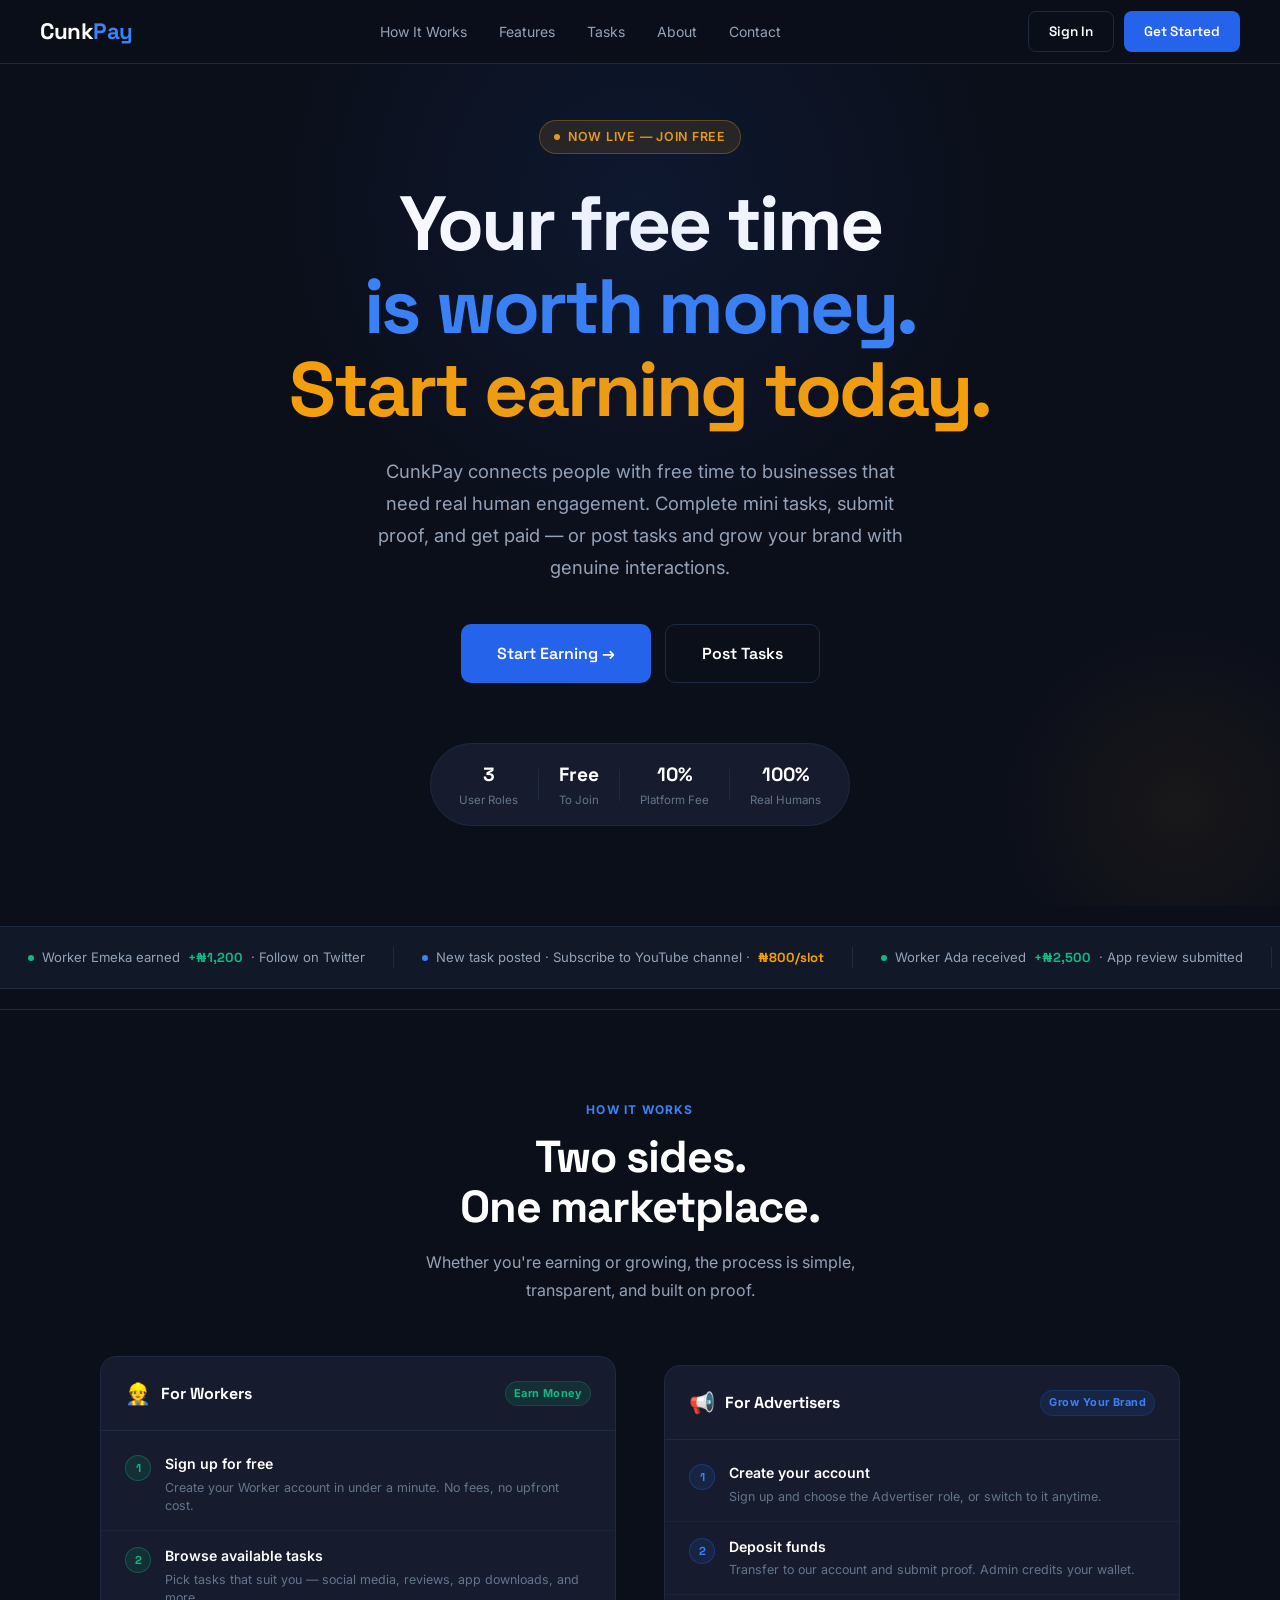
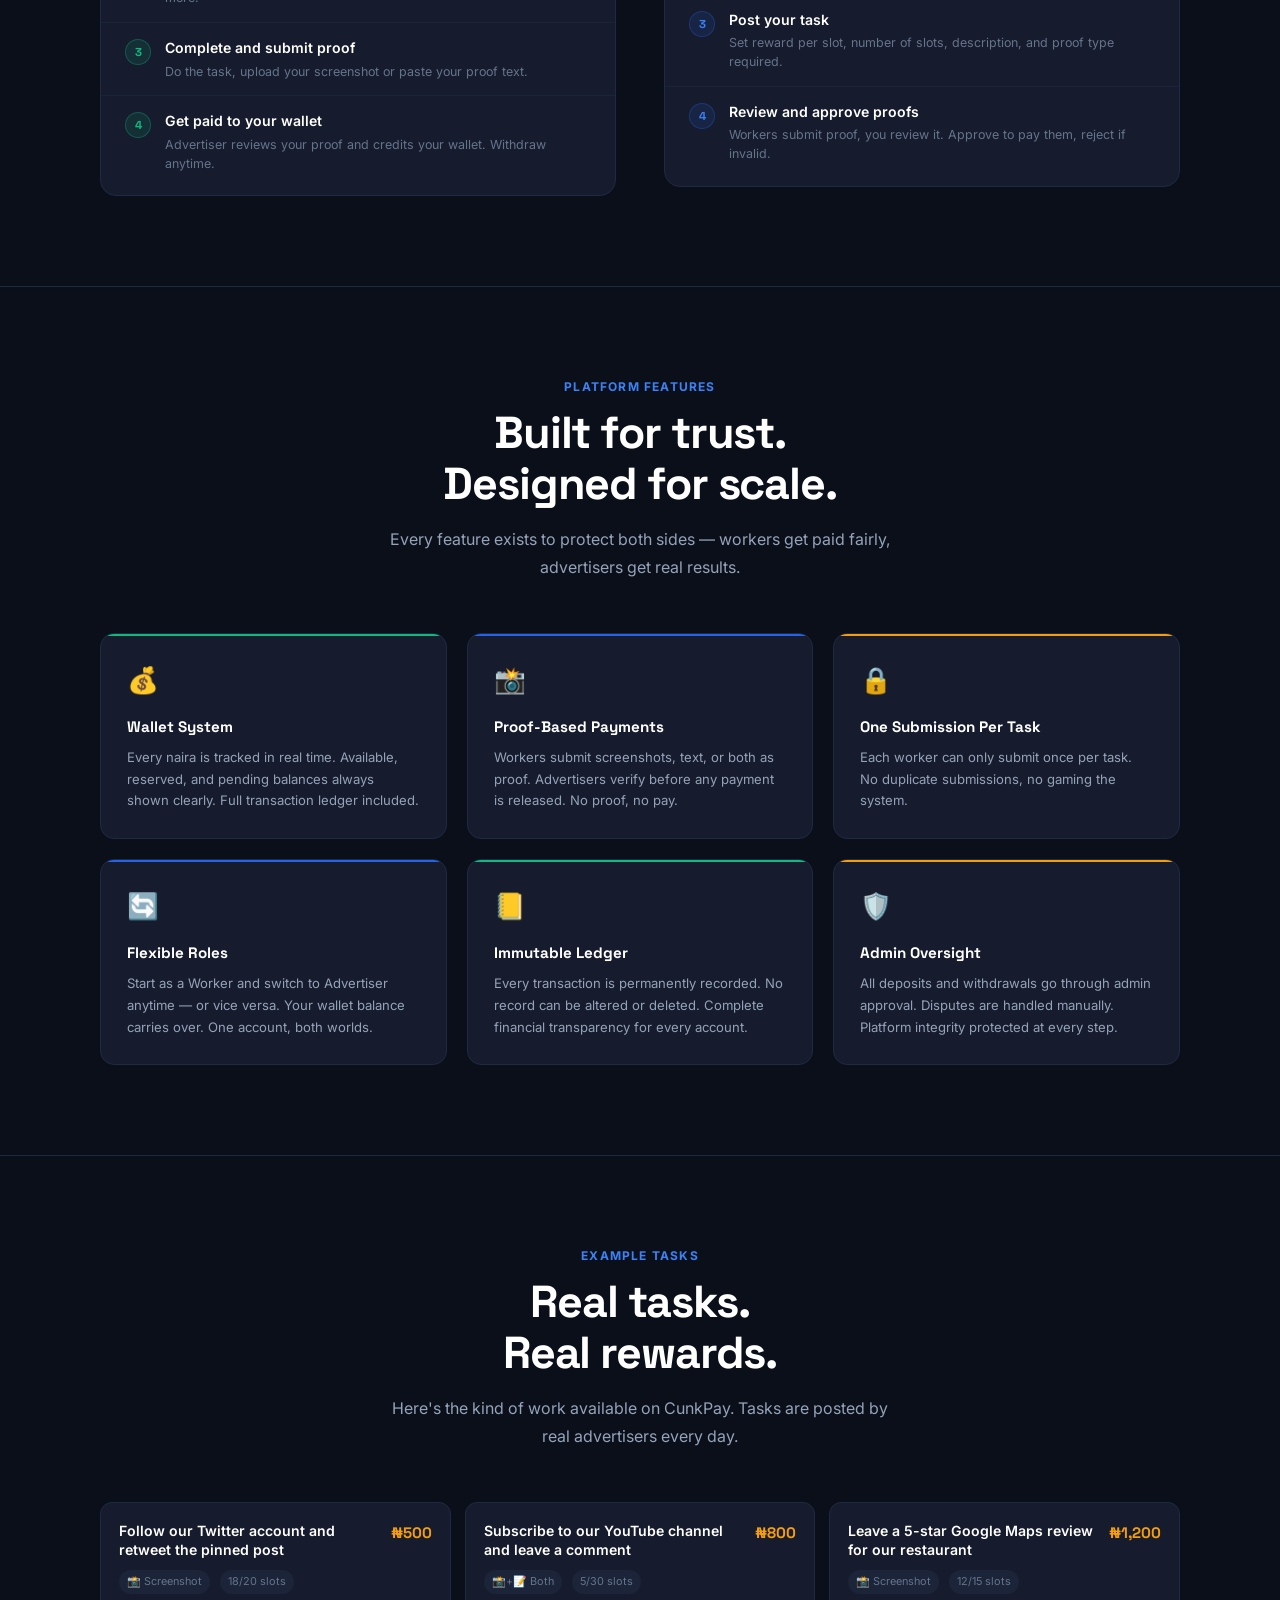
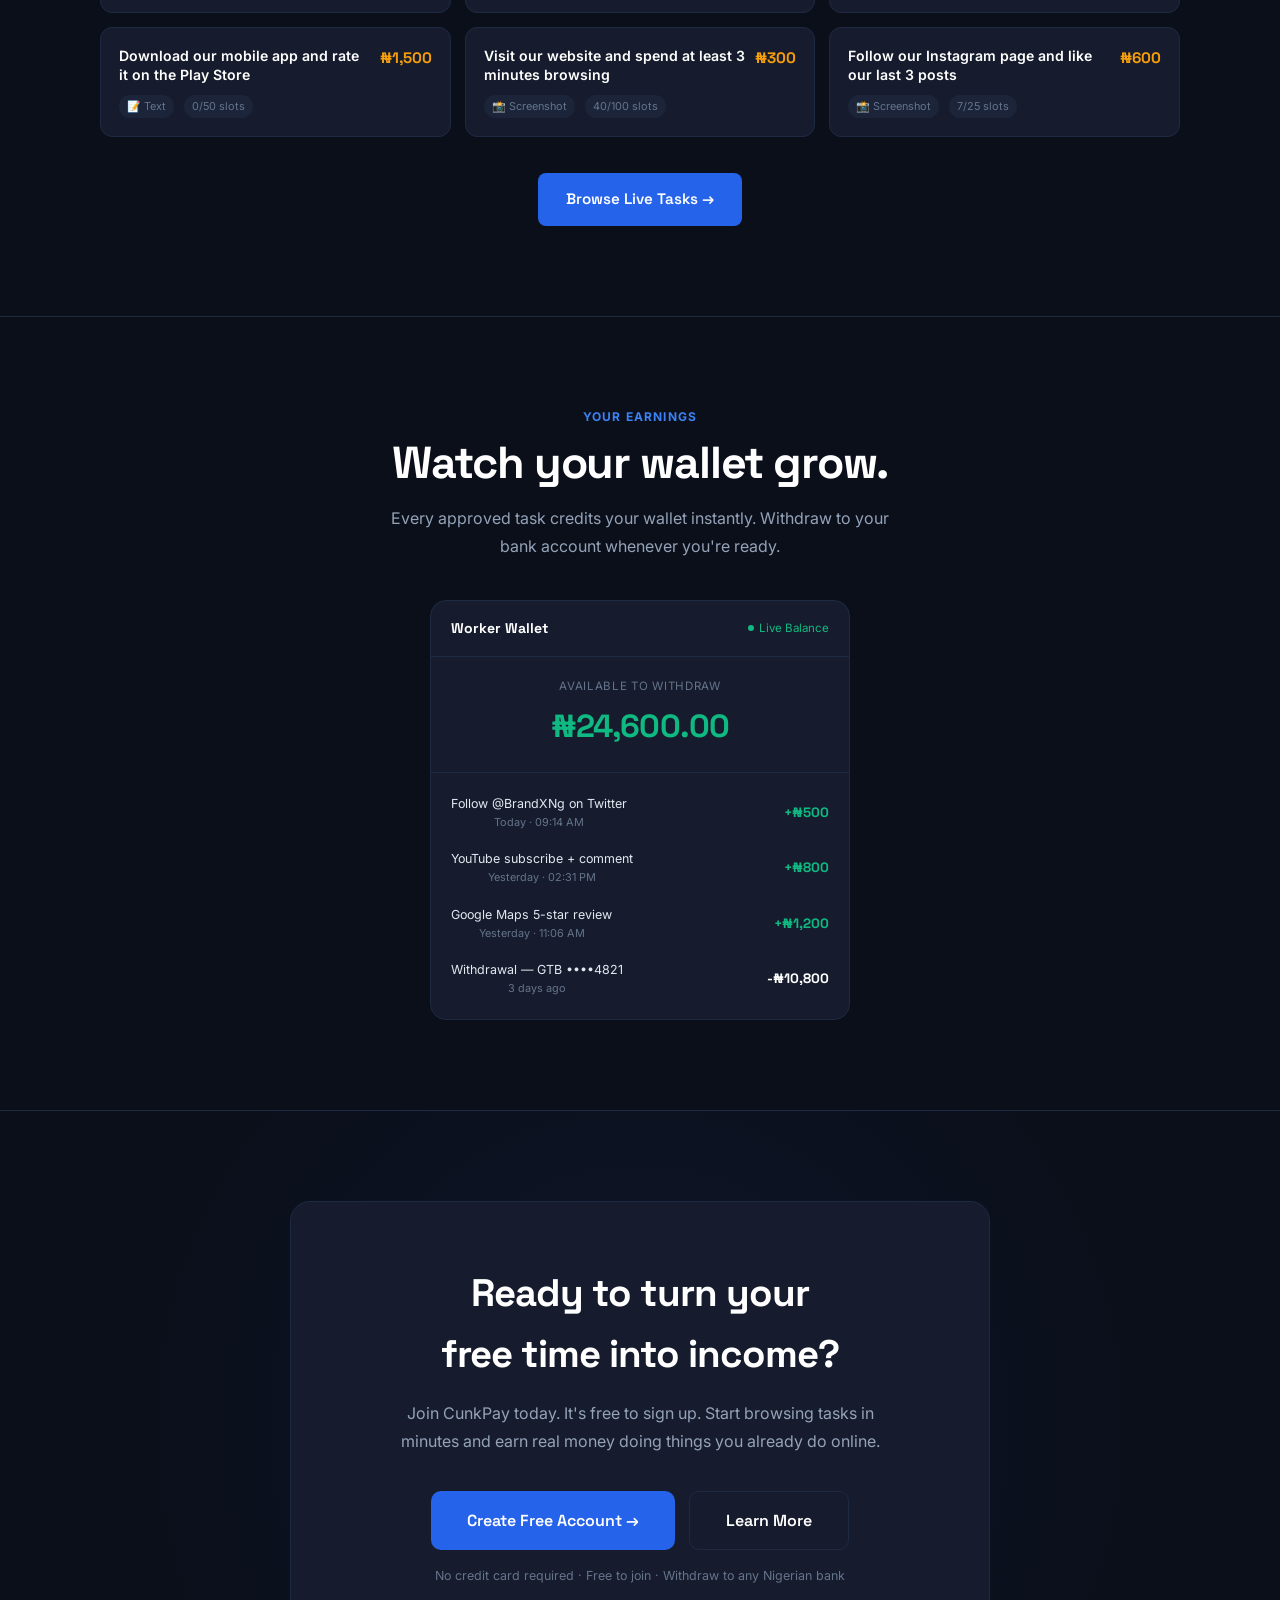
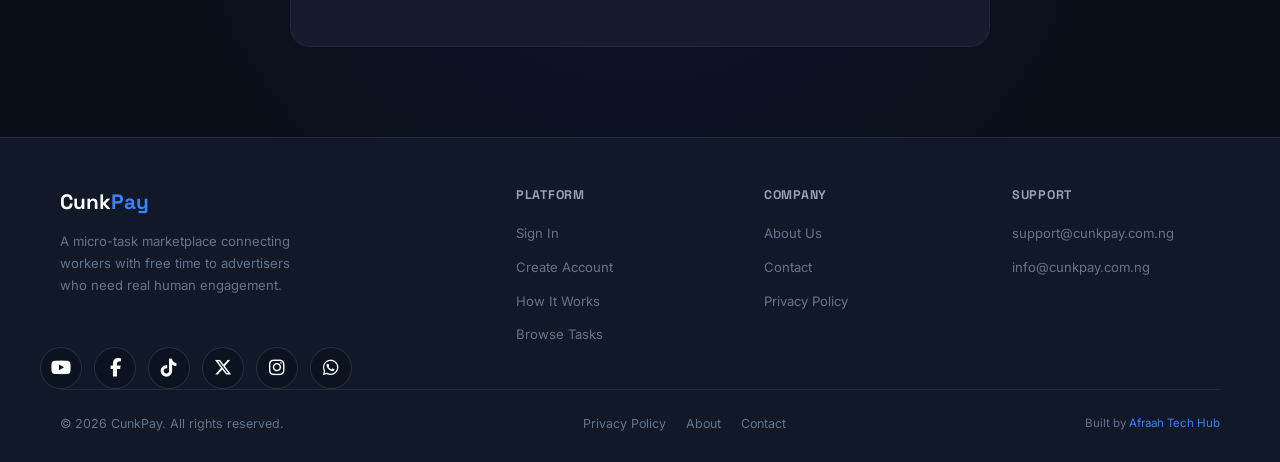
<file: index.html>
<!DOCTYPE html>
<html lang="en">
<head>
<meta charset="UTF-8">
<meta name="viewport" content="width=device-width, initial-scale=1.0">
<title>CunkPay — Get Paid for Mini Tasks</title>
  <link rel="icon" type="image/png" href="cunkpay.png">
<meta name="description" content="CunkPay connects people who have free time with businesses that need real human engagement. Complete mini tasks and get paid, or grow your brand with genuine interactions.">
  <link rel="icon" type="image/png" href="cunkpay.png">
<meta name="description" content="Get paid for mini task">
<meta name="keywords" content="CunkPay mini task, earn money for small job, task, get paid for mini task 2026, CunkPay earn money">
<meta name="robots" content="index, follow">
<meta name="author" content="CunkPay">
<link rel="canonical" href="https://cunkpay.com.ng/index.html">
<meta property="og:type" content="website">
<meta property="og:site_name" content="CunkPay">
<meta property="og:title" content="CunkPay — Get Paid for Mini Tasks">
<meta property="og:description" content="Make money online, earn money, get paid for task in Nigeria">
<meta property="og:url" content="https://cunkpay.com.ng/index.html">
<meta property="og:image" content="https://cunkpay.com.ng/cunkpay.png">
<meta property="og:locale" content="en_NG">
<meta name="twitter:card" content="summary">
<meta name="twitter:title" content="CunkPay — Get Paid for Mini Tasks">
<meta name="twitter:description" content=" CunkPay mini task, earn money for small job, task, get paid for mini task 2026, CunkPay earn money ">
<meta name="twitter:image" content="https://cunkpay.com.ng/cunkpay.png">
<link href="https://fonts.googleapis.com/css2?family=Space+Grotesk:wght@400;500;600;700&family=Inter:wght@400;500;600&display=swap" rel="stylesheet">
  <!-- Font Awesome Icons -->
<link
  rel="stylesheet"
  href="https://cdnjs.cloudflare.com/ajax/libs/font-awesome/6.5.2/css/all.min.css">
<style>
*, *::before, *::after { box-sizing: border-box; margin: 0; padding: 0; }
:root {
  --midnight: #0B0F1A;
  --navy: #111827;
  --card: #161C2D;
  --border: #1E2A42;
  --cobalt: #2563EB;
  --cobalt-light: #3B82F6;
  --cobalt-dim: rgba(37,99,235,0.12);
  --amber: #F59E0B;
  --amber-dim: rgba(245,158,11,0.12);
  --green: #10B981;
  --green-dim: rgba(16,185,129,0.12);
  --slate: #94A3B8;
  --muted: #64748B;
  --white: #FFFFFF;
  --off-white: #E2E8F0;
}
html { scroll-behavior: smooth; }
body { font-family: 'Inter', sans-serif; background: var(--midnight); color: var(--white); line-height: 1.6; overflow-x: hidden; }

/* ── NAV ── */
nav {
  position: fixed; top: 0; left: 0; right: 0; z-index: 100;
  display: flex; align-items: center; justify-content: space-between;
  padding: 0 40px; height: 64px;
  background: rgba(11,15,26,0.9); backdrop-filter: blur(16px);
  border-bottom: 1px solid var(--border);
}
.nav-logo { font-family: 'Space Grotesk', sans-serif; font-size: 1.4rem; font-weight: 700; letter-spacing: -0.02em; color: var(--white); text-decoration: none; }
.nav-logo span { color: var(--cobalt-light); }
.nav-links { display: flex; align-items: center; gap: 32px; list-style: none; }
.nav-links a { color: var(--slate); font-size: 0.875rem; text-decoration: none; transition: color 0.2s; }
.nav-links a:hover { color: var(--white); }
.nav-cta { display: flex; gap: 10px; }
.btn { display: inline-flex; align-items: center; gap: 6px; padding: 9px 20px; border-radius: 8px; font-family: 'Space Grotesk', sans-serif; font-size: 0.85rem; font-weight: 600; cursor: pointer; border: none; text-decoration: none; transition: all 0.15s; }
.btn-outline { background: transparent; color: var(--white); border: 1px solid var(--border); }
.btn-outline:hover { border-color: var(--cobalt); color: var(--cobalt-light); }
.btn-primary { background: var(--cobalt); color: white; }
.btn-primary:hover { background: var(--cobalt-light); }
.btn-lg { padding: 14px 28px; font-size: 0.95rem; }
.btn-xl { padding: 16px 36px; font-size: 1rem; border-radius: 10px; }
.hamburger { display: none; background: none; border: none; color: var(--slate); font-size: 1.3rem; cursor: pointer; }
.mobile-menu { display: none; position: fixed; top: 64px; left: 0; right: 0; background: var(--navy); border-bottom: 1px solid var(--border); padding: 20px; z-index: 99; flex-direction: column; gap: 16px; }
.mobile-menu.open { display: flex; }
.mobile-menu a { color: var(--slate); text-decoration: none; font-size: 0.95rem; padding: 8px 0; border-bottom: 1px solid var(--border); }

/* ── HERO ── */
.hero {
  min-height: 100vh; padding: 120px 40px 80px;
  display: flex; flex-direction: column; align-items: center; justify-content: center;
  text-align: center; position: relative; overflow: hidden;
}
.hero::before {
  content: ''; position: absolute; top: -200px; left: 50%; transform: translateX(-50%);
  width: 800px; height: 800px;
  background: radial-gradient(circle, rgba(37,99,235,0.1) 0%, transparent 65%);
  pointer-events: none;
}
.hero::after {
  content: ''; position: absolute; bottom: -100px; right: -100px;
  width: 400px; height: 400px;
  background: radial-gradient(circle, rgba(245,158,11,0.06) 0%, transparent 65%);
  pointer-events: none;
}
.hero-eyebrow {
  display: inline-flex; align-items: center; gap: 8px;
  background: var(--amber-dim); border: 1px solid rgba(245,158,11,0.3);
  color: var(--amber); font-size: 0.78rem; font-weight: 600;
  padding: 6px 14px; border-radius: 20px; letter-spacing: 0.06em; text-transform: uppercase;
  margin-bottom: 28px;
}
.hero-eyebrow::before { content: ''; width: 6px; height: 6px; border-radius: 50%; background: var(--amber); animation: pulse 1.5s infinite; }
.hero-title {
  font-family: 'Space Grotesk', sans-serif;
  font-size: clamp(2.8rem, 6vw, 5rem); font-weight: 700;
  line-height: 1.08; letter-spacing: -0.035em;
  max-width: 800px; margin-bottom: 24px;
}
.hero-title .blue { color: var(--cobalt-light); }
.hero-title .gold { color: var(--amber); }
.hero-desc { font-size: clamp(1rem, 1.5vw, 1.15rem); color: var(--slate); max-width: 540px; line-height: 1.75; margin-bottom: 40px; }
.hero-cta { display: flex; gap: 14px; flex-wrap: wrap; justify-content: center; margin-bottom: 60px; }
.hero-proof {
  display: flex; align-items: center; gap: 20px; flex-wrap: wrap; justify-content: center;
  padding: 16px 28px; background: var(--card); border: 1px solid var(--border);
  border-radius: 50px;
}
.proof-stat { display: flex; flex-direction: column; align-items: center; }
.proof-num { font-family: 'Space Grotesk', sans-serif; font-size: 1.2rem; font-weight: 700; color: var(--white); }
.proof-label { font-size: 0.72rem; color: var(--muted); }
.proof-divider { width: 1px; height: 32px; background: var(--border); }

/* ── TICKER ── */
.ticker-wrap { width: 100%; overflow: hidden; padding: 20px 0; margin: 20px 0; background: var(--navy); border-top: 1px solid var(--border); border-bottom: 1px solid var(--border); }
.ticker-inner { display: flex; gap: 0; animation: tickerMove 22s linear infinite; white-space: nowrap; }
.ticker-inner:hover { animation-play-state: paused; }
.ticker-item { display: inline-flex; align-items: center; gap: 8px; padding: 0 28px; font-size: 0.82rem; color: var(--slate); border-right: 1px solid var(--border); }
.ticker-item .dot { width: 6px; height: 6px; border-radius: 50%; flex-shrink: 0; }
.dot-green { background: var(--green); }
.dot-amber { background: var(--amber); }
.dot-cobalt { background: var(--cobalt-light); }
.ticker-amt { font-family: 'Space Grotesk', sans-serif; font-weight: 700; }
.t-green { color: var(--green); }
.t-amber { color: var(--amber); }
.t-cobalt { color: var(--cobalt-light); }
@keyframes tickerMove { from { transform: translateX(0); } to { transform: translateX(-50%); } }

/* ── SECTIONS ── */
.section { padding: 90px 40px; max-width: 1160px; margin: 0 auto; }
.section-center { text-align: center; }
.section-eyebrow { font-size: 0.75rem; font-weight: 700; letter-spacing: 0.1em; text-transform: uppercase; color: var(--cobalt-light); margin-bottom: 12px; }
.section-title { font-family: 'Space Grotesk', sans-serif; font-size: clamp(1.8rem, 3.5vw, 2.8rem); font-weight: 700; letter-spacing: -0.025em; line-height: 1.12; margin-bottom: 16px; }
.section-sub { color: var(--slate); font-size: 1rem; max-width: 520px; margin: 0 auto 52px; line-height: 1.75; }
.full-divider { width: 100vw; margin-left: calc(-50vw + 50%); height: 1px; background: var(--border); }

/* ── HOW IT WORKS ── */
.how-grid { display: grid; grid-template-columns: 1fr 1fr; gap: 48px; align-items: center; }
.how-role { background: var(--card); border: 1px solid var(--border); border-radius: 16px; overflow: hidden; }
.how-role-header { padding: 20px 24px; border-bottom: 1px solid var(--border); display: flex; align-items: center; gap: 10px; }
.how-role-icon { font-size: 1.3rem; }
.how-role-title { font-family: 'Space Grotesk', sans-serif; font-size: 1rem; font-weight: 700; }
.how-role-badge { margin-left: auto; font-size: 0.68rem; font-weight: 700; padding: 3px 8px; border-radius: 20px; letter-spacing: 0.04em; }
.badge-worker { background: var(--green-dim); color: var(--green); border: 1px solid rgba(16,185,129,0.2); }
.badge-advertiser { background: var(--cobalt-dim); color: var(--cobalt-light); border: 1px solid rgba(37,99,235,0.2); }
.how-steps { padding: 8px 0; }
.how-step { display: flex; gap: 14px; padding: 14px 24px; border-bottom: 1px solid rgba(30,42,66,0.5); }
.how-step:last-child { border-bottom: none; }
.step-num { width: 26px; height: 26px; border-radius: 50%; display: flex; align-items: center; justify-content: center; font-family: 'Space Grotesk', sans-serif; font-size: 0.72rem; font-weight: 700; flex-shrink: 0; margin-top: 2px; }
.num-green { background: var(--green-dim); color: var(--green); border: 1px solid rgba(16,185,129,0.3); }
.num-cobalt { background: var(--cobalt-dim); color: var(--cobalt-light); border: 1px solid rgba(37,99,235,0.3); }
.step-title { font-size: 0.88rem; font-weight: 600; margin-bottom: 3px; }
.step-desc { font-size: 0.78rem; color: var(--muted); line-height: 1.5; }

/* ── FEATURES ── */
.features-grid { display: grid; grid-template-columns: repeat(3, 1fr); gap: 20px; }
.feature-card { background: var(--card); border: 1px solid var(--border); border-radius: 14px; padding: 26px; position: relative; overflow: hidden; transition: border-color 0.2s, transform 0.2s; }
.feature-card:hover { border-color: var(--cobalt); transform: translateY(-2px); }
.feature-card::after { content: ''; position: absolute; top: 0; left: 0; right: 0; height: 2px; }
.fc-blue::after { background: var(--cobalt); }
.fc-green::after { background: var(--green); }
.fc-amber::after { background: var(--amber); }
.feature-icon { font-size: 1.6rem; margin-bottom: 14px; display: block; }
.feature-title { font-family: 'Space Grotesk', sans-serif; font-size: 0.95rem; font-weight: 700; margin-bottom: 8px; }
.feature-desc { font-size: 0.82rem; color: var(--slate); line-height: 1.65; }

/* ── PROOF TYPES ── */
.proof-grid { display: grid; grid-template-columns: repeat(3, 1fr); gap: 20px; }
.proof-card { background: var(--card); border: 1px solid var(--border); border-radius: 14px; padding: 24px; text-align: center; }
.proof-card-icon { font-size: 2rem; margin-bottom: 12px; }
.proof-card-title { font-family: 'Space Grotesk', sans-serif; font-size: 0.95rem; font-weight: 700; margin-bottom: 8px; }
.proof-card-desc { font-size: 0.82rem; color: var(--slate); line-height: 1.6; }

/* ── TASKS EXAMPLES ── */
.tasks-showcase { display: grid; grid-template-columns: repeat(3, 1fr); gap: 14px; }
.task-ex { background: var(--card); border: 1px solid var(--border); border-radius: 12px; padding: 18px; }
.task-ex-top { display: flex; justify-content: space-between; align-items: flex-start; margin-bottom: 10px; }
.task-ex-title { font-size: 0.88rem; font-weight: 600; line-height: 1.4; flex: 1; margin-right: 8px; }
.task-ex-reward { font-family: 'Space Grotesk', sans-serif; font-size: 0.95rem; font-weight: 700; color: var(--amber); white-space: nowrap; }
.task-ex-meta { display: flex; gap: 10px; flex-wrap: wrap; }
.task-meta-pill { font-size: 0.68rem; color: var(--muted); background: rgba(30,42,66,0.6); padding: 3px 8px; border-radius: 20px; }

/* ── WALLET PREVIEW ── */
.wallet-preview { background: var(--card); border: 1px solid var(--border); border-radius: 16px; overflow: hidden; max-width: 420px; margin: 0 auto; }
.wp-header { padding: 16px 20px; border-bottom: 1px solid var(--border); display: flex; justify-content: space-between; align-items: center; }
.wp-title { font-family: 'Space Grotesk', sans-serif; font-size: 0.88rem; font-weight: 700; }
.wp-live { font-size: 0.72rem; color: var(--green); display: flex; align-items: center; gap: 5px; }
.wp-live::before { content: ''; width: 6px; height: 6px; border-radius: 50%; background: var(--green); animation: pulse 1.2s infinite; }
.wp-balance { padding: 20px; text-align: center; border-bottom: 1px solid var(--border); }
.wp-bal-label { font-size: 0.72rem; color: var(--muted); margin-bottom: 6px; text-transform: uppercase; letter-spacing: 0.06em; }
.wp-bal-amount { font-family: 'Space Grotesk', sans-serif; font-size: 2rem; font-weight: 700; color: var(--green); letter-spacing: -0.03em; }
.wp-transactions { padding: 12px 0; }
.wp-txn { display: flex; justify-content: space-between; align-items: center; padding: 9px 20px; }
.wp-txn-desc { font-size: 0.78rem; color: var(--off-white); }
.wp-txn-date { font-size: 0.68rem; color: var(--muted); }
.wp-txn-amt { font-family: 'Space Grotesk', sans-serif; font-size: 0.85rem; font-weight: 700; }

/* ── CTA SECTION ── */
.cta-section { text-align: center; padding: 90px 40px; position: relative; overflow: hidden; }
.cta-section::before { content: ''; position: absolute; inset: 0; background: radial-gradient(circle at 50% 50%, rgba(37,99,235,0.08) 0%, transparent 70%); pointer-events: none; }
.cta-card { background: var(--card); border: 1px solid var(--border); border-radius: 20px; padding: 60px 40px; max-width: 700px; margin: 0 auto; position: relative; }
.cta-title { font-family: 'Space Grotesk', sans-serif; font-size: clamp(1.8rem, 3vw, 2.4rem); font-weight: 700; letter-spacing: -0.025em; margin-bottom: 16px; }
.cta-desc { color: var(--slate); font-size: 1rem; line-height: 1.7; margin-bottom: 36px; max-width: 480px; margin-left: auto; margin-right: auto; }
.cta-buttons { display: flex; gap: 14px; justify-content: center; flex-wrap: wrap; }
.cta-note { font-size: 0.78rem; color: var(--muted); margin-top: 16px; }

  .cunkpay-socials {
  display: flex;
  align-items: center;
  gap: 12px;
  flex-wrap: wrap;
}

.cunkpay-socials a {
  width: 42px;
  height: 42px;
  display: flex;
  align-items: center;
  justify-content: center;

  color: #ffffff;
  background: #0b1220;
  border: 1px solid rgba(255, 255, 255, 0.12);
  border-radius: 50%;

  text-decoration: none;
  font-size: 18px;

  transition:
    transform 0.2s ease,
    background 0.2s ease,
    border-color 0.2s ease;
}

.cunkpay-socials a:hover {
  transform: translateY(-3px);
  background: #064e3b;
  border-color: #047857;
}

.cunkpay-socials a:active {
  transform: translateY(-1px);
}

/* Keyboard accessibility */
.cunkpay-socials a:focus-visible {
  outline: 2px solid #f5b942;
  outline-offset: 3px;
  }

/* ── FOOTER ── */
footer { background: var(--navy); border-top: 1px solid var(--border); padding: 48px 40px 28px; }
.footer-top { display: grid; grid-template-columns: 2fr 1fr 1fr 1fr; gap: 40px; margin-bottom: 40px; }
.footer-brand-logo { font-family: 'Space Grotesk', sans-serif; font-size: 1.3rem; font-weight: 700; margin-bottom: 10px; color: var(--white); }
.footer-brand-logo span { color: var(--cobalt-light); }
.footer-brand-desc { font-size: 0.82rem; color: var(--muted); line-height: 1.7; max-width: 260px; }
.footer-col-title { font-family: 'Space Grotesk', sans-serif; font-size: 0.78rem; font-weight: 700; letter-spacing: 0.06em; text-transform: uppercase; color: var(--slate); margin-bottom: 14px; }
.footer-links { list-style: none; display: flex; flex-direction: column; gap: 8px; }
.footer-links a { font-size: 0.82rem; color: var(--muted); text-decoration: none; transition: color 0.2s; }
.footer-links a:hover { color: var(--white); }
.footer-bottom { border-top: 1px solid var(--border); padding-top: 24px; display: flex; justify-content: space-between; align-items: center; flex-wrap: wrap; gap: 12px; }
.footer-copy { font-size: 0.78rem; color: var(--muted); }
.footer-legal { display: flex; gap: 20px; }
.footer-legal a { font-size: 0.78rem; color: var(--muted); text-decoration: none; }
.footer-legal a:hover { color: var(--white); }
.powered-by { font-size: 0.72rem; color: var(--muted); }
.powered-by span { color: var(--cobalt-light); }

@keyframes pulse { 0%,100% { opacity:1; } 50% { opacity:0.3; } }

/* ── RESPONSIVE ── */
@media (max-width: 900px) {
  nav { padding: 0 20px; }
  .nav-links, .nav-cta { display: none; }
  .hamburger { display: block; }
  .hero { padding: 100px 20px 60px; }
  .section { padding: 60px 20px; }
  .how-grid { grid-template-columns: 1fr; }
  .features-grid { grid-template-columns: 1fr 1fr; }
  .proof-grid { grid-template-columns: 1fr; }
  .tasks-showcase { grid-template-columns: 1fr 1fr; }
  .footer-top { grid-template-columns: 1fr 1fr; gap: 28px; }
  .cta-section { padding: 60px 20px; }
}
@media (max-width: 560px) {
  .features-grid, .tasks-showcase { grid-template-columns: 1fr; }
  .footer-top { grid-template-columns: 1fr; }
  .hero-proof { flex-direction: column; gap: 12px; border-radius: 16px; }
  .proof-divider { width: 60px; height: 1px; }
  .footer-bottom { flex-direction: column; text-align: center; }
}
</style>
</head>
<body>

<!-- NAV -->
<nav>
  <a class="nav-logo" href="index.html">Cunk<span>Pay</span></a>
  <ul class="nav-links">
    <li><a href="#how-it-works">How It Works</a></li>
    <li><a href="#features">Features</a></li>
    <li><a href="#tasks">Tasks</a></li>
    <li><a href="about.html">About</a></li>
    <li><a href="contact.html">Contact</a></li>
  </ul>
  <div class="nav-cta">
    <a href="auth.html" class="btn btn-outline">Sign In</a>
    <a href="auth.html" class="btn btn-primary">Get Started</a>
  </div>
  <button class="hamburger" onclick="document.querySelector('.mobile-menu').classList.toggle('open')">☰</button>
</nav>

<!-- MOBILE MENU -->
<div class="mobile-menu">
  <a href="#how-it-works" onclick="document.querySelector('.mobile-menu').classList.remove('open')">How It Works</a>
  <a href="#features" onclick="document.querySelector('.mobile-menu').classList.remove('open')">Features</a>
  <a href="#tasks" onclick="document.querySelector('.mobile-menu').classList.remove('open')">Tasks</a>
  <a href="about.html">About</a>
  <a href="contact.html">Contact</a>
  <a href="auth.html" class="btn btn-primary" style="text-align:center">Get Started →</a>
</div>

<!-- HERO -->
<section class="hero">
  <div class="hero-eyebrow">Now Live — Join Free</div>
  <h1 class="hero-title">
    Your free time<br>
    <span class="blue">is worth money.</span><br>
    <span class="gold">Start earning today.</span>
  </h1>
  <p class="hero-desc">
    CunkPay connects people with free time to businesses that need real human engagement. Complete mini tasks, submit proof, and get paid — or post tasks and grow your brand with genuine interactions.
  </p>
  <div class="hero-cta">
    <a href="auth.html" class="btn btn-primary btn-xl">Start Earning →</a>
    <a href="auth.html" class="btn btn-outline btn-xl">Post Tasks</a>
  </div>
  <div class="hero-proof">
    <div class="proof-stat"><div class="proof-num">3</div><div class="proof-label">User Roles</div></div>
    <div class="proof-divider"></div>
    <div class="proof-stat"><div class="proof-num">Free</div><div class="proof-label">To Join</div></div>
    <div class="proof-divider"></div>
    <div class="proof-stat"><div class="proof-num">10%</div><div class="proof-label">Platform Fee</div></div>
    <div class="proof-divider"></div>
    <div class="proof-stat"><div class="proof-num">100%</div><div class="proof-label">Real Humans</div></div>
  </div>
</section>

<!-- TICKER -->
<div class="ticker-wrap">
  <div class="ticker-inner">
    <div class="ticker-item"><span class="dot dot-green"></span>Worker Emeka earned <span class="ticker-amt t-green">+₦1,200</span> · Follow on Twitter</div>
    <div class="ticker-item"><span class="dot dot-cobalt"></span>New task posted · Subscribe to YouTube channel · <span class="ticker-amt t-amber">₦800/slot</span></div>
    <div class="ticker-item"><span class="dot dot-green"></span>Worker Ada received <span class="ticker-amt t-green">+₦2,500</span> · App review submitted</div>
    <div class="ticker-item"><span class="dot dot-amber"></span>Advertiser funded campaign · <span class="ticker-amt t-cobalt">₦50,000</span> deposited</div>
    <div class="ticker-item"><span class="dot dot-green"></span>Worker Fatima earned <span class="ticker-amt t-green">+₦600</span> · Google Maps review</div>
    <div class="ticker-item"><span class="dot dot-cobalt"></span>20 slots filled · Instagram follow campaign · <span class="ticker-amt t-amber">₦500/slot</span></div>
    <div class="ticker-item"><span class="dot dot-green"></span>Worker Chidi payout approved · <span class="ticker-amt t-green">+₦18,000</span></div>
    <div class="ticker-item"><span class="dot dot-amber"></span>Website traffic task · 50 slots · <span class="ticker-amt t-amber">₦300/slot</span></div>
    <!-- duplicate for seamless loop -->
    <div class="ticker-item"><span class="dot dot-green"></span>Worker Emeka earned <span class="ticker-amt t-green">+₦1,200</span> · Follow on Twitter</div>
    <div class="ticker-item"><span class="dot dot-cobalt"></span>New task posted · Subscribe to YouTube channel · <span class="ticker-amt t-amber">₦800/slot</span></div>
    <div class="ticker-item"><span class="dot dot-green"></span>Worker Ada received <span class="ticker-amt t-green">+₦2,500</span> · App review submitted</div>
    <div class="ticker-item"><span class="dot dot-amber"></span>Advertiser funded campaign · <span class="ticker-amt t-cobalt">₦50,000</span> deposited</div>
    <div class="ticker-item"><span class="dot dot-green"></span>Worker Fatima earned <span class="ticker-amt t-green">+₦600</span> · Google Maps review</div>
    <div class="ticker-item"><span class="dot dot-cobalt"></span>20 slots filled · Instagram follow campaign · <span class="ticker-amt t-amber">₦500/slot</span></div>
    <div class="ticker-item"><span class="dot dot-green"></span>Worker Chidi payout approved · <span class="ticker-amt t-green">+₦18,000</span></div>
    <div class="ticker-item"><span class="dot dot-amber"></span>Website traffic task · 50 slots · <span class="ticker-amt t-amber">₦300/slot</span></div>
  </div>
</div>

<!-- HOW IT WORKS -->
<div class="full-divider"></div>
<div class="section" id="how-it-works">
  <div class="section-center" style="margin-bottom:52px">
    <div class="section-eyebrow">How It Works</div>
    <h2 class="section-title">Two sides.<br>One marketplace.</h2>
    <p class="section-sub">Whether you're earning or growing, the process is simple, transparent, and built on proof.</p>
  </div>
  <div class="how-grid">
    <!-- WORKER -->
    <div class="how-role">
      <div class="how-role-header">
        <span class="how-role-icon">👷</span>
        <span class="how-role-title">For Workers</span>
        <span class="how-role-badge badge-worker">Earn Money</span>
      </div>
      <div class="how-steps">
        <div class="how-step">
          <div class="step-num num-green">1</div>
          <div><div class="step-title">Sign up for free</div><div class="step-desc">Create your Worker account in under a minute. No fees, no upfront cost.</div></div>
        </div>
        <div class="how-step">
          <div class="step-num num-green">2</div>
          <div><div class="step-title">Browse available tasks</div><div class="step-desc">Pick tasks that suit you — social media, reviews, app downloads, and more.</div></div>
        </div>
        <div class="how-step">
          <div class="step-num num-green">3</div>
          <div><div class="step-title">Complete and submit proof</div><div class="step-desc">Do the task, upload your screenshot or paste your proof text.</div></div>
        </div>
        <div class="how-step">
          <div class="step-num num-green">4</div>
          <div><div class="step-title">Get paid to your wallet</div><div class="step-desc">Advertiser reviews your proof and credits your wallet. Withdraw anytime.</div></div>
        </div>
      </div>
    </div>
    <!-- ADVERTISER -->
    <div class="how-role">
      <div class="how-role-header">
        <span class="how-role-icon">📢</span>
        <span class="how-role-title">For Advertisers</span>
        <span class="how-role-badge badge-advertiser">Grow Your Brand</span>
      </div>
      <div class="how-steps">
        <div class="how-step">
          <div class="step-num num-cobalt">1</div>
          <div><div class="step-title">Create your account</div><div class="step-desc">Sign up and choose the Advertiser role, or switch to it anytime.</div></div>
        </div>
        <div class="how-step">
          <div class="step-num num-cobalt">2</div>
          <div><div class="step-title">Deposit funds</div><div class="step-desc">Transfer to our account and submit proof. Admin credits your wallet.</div></div>
        </div>
        <div class="how-step">
          <div class="step-num num-cobalt">3</div>
          <div><div class="step-title">Post your task</div><div class="step-desc">Set reward per slot, number of slots, description, and proof type required.</div></div>
        </div>
        <div class="how-step">
          <div class="step-num num-cobalt">4</div>
          <div><div class="step-title">Review and approve proofs</div><div class="step-desc">Workers submit proof, you review it. Approve to pay them, reject if invalid.</div></div>
        </div>
      </div>
    </div>
  </div>
</div>

<!-- FEATURES -->
<div class="full-divider"></div>
<div class="section" id="features">
  <div class="section-center" style="margin-bottom:52px">
    <div class="section-eyebrow">Platform Features</div>
    <h2 class="section-title">Built for trust.<br>Designed for scale.</h2>
    <p class="section-sub">Every feature exists to protect both sides — workers get paid fairly, advertisers get real results.</p>
  </div>
  <div class="features-grid">
    <div class="feature-card fc-green">
      <span class="feature-icon">💰</span>
      <div class="feature-title">Wallet System</div>
      <p class="feature-desc">Every naira is tracked in real time. Available, reserved, and pending balances always shown clearly. Full transaction ledger included.</p>
    </div>
    <div class="feature-card fc-blue">
      <span class="feature-icon">📸</span>
      <div class="feature-title">Proof-Based Payments</div>
      <p class="feature-desc">Workers submit screenshots, text, or both as proof. Advertisers verify before any payment is released. No proof, no pay.</p>
    </div>
    <div class="feature-card fc-amber">
      <span class="feature-icon">🔒</span>
      <div class="feature-title">One Submission Per Task</div>
      <p class="feature-desc">Each worker can only submit once per task. No duplicate submissions, no gaming the system.</p>
    </div>
    <div class="feature-card fc-blue">
      <span class="feature-icon">🔄</span>
      <div class="feature-title">Flexible Roles</div>
      <p class="feature-desc">Start as a Worker and switch to Advertiser anytime — or vice versa. Your wallet balance carries over. One account, both worlds.</p>
    </div>
    <div class="feature-card fc-green">
      <span class="feature-icon">📒</span>
      <div class="feature-title">Immutable Ledger</div>
      <p class="feature-desc">Every transaction is permanently recorded. No record can be altered or deleted. Complete financial transparency for every account.</p>
    </div>
    <div class="feature-card fc-amber">
      <span class="feature-icon">🛡️</span>
      <div class="feature-title">Admin Oversight</div>
      <p class="feature-desc">All deposits and withdrawals go through admin approval. Disputes are handled manually. Platform integrity protected at every step.</p>
    </div>
  </div>
</div>

<!-- TASK EXAMPLES -->
<div class="full-divider"></div>
<div class="section" id="tasks">
  <div class="section-center" style="margin-bottom:52px">
    <div class="section-eyebrow">Example Tasks</div>
    <h2 class="section-title">Real tasks.<br>Real rewards.</h2>
    <p class="section-sub">Here's the kind of work available on CunkPay. Tasks are posted by real advertisers every day.</p>
  </div>
  <div class="tasks-showcase">
    <div class="task-ex">
      <div class="task-ex-top">
        <div class="task-ex-title">Follow our Twitter account and retweet the pinned post</div>
        <div class="task-ex-reward">₦500</div>
      </div>
      <div class="task-ex-meta">
        <span class="task-meta-pill">📸 Screenshot</span>
        <span class="task-meta-pill">18/20 slots</span>
      </div>
    </div>
    <div class="task-ex">
      <div class="task-ex-top">
        <div class="task-ex-title">Subscribe to our YouTube channel and leave a comment</div>
        <div class="task-ex-reward">₦800</div>
      </div>
      <div class="task-ex-meta">
        <span class="task-meta-pill">📸+📝 Both</span>
        <span class="task-meta-pill">5/30 slots</span>
      </div>
    </div>
    <div class="task-ex">
      <div class="task-ex-top">
        <div class="task-ex-title">Leave a 5-star Google Maps review for our restaurant</div>
        <div class="task-ex-reward">₦1,200</div>
      </div>
      <div class="task-ex-meta">
        <span class="task-meta-pill">📸 Screenshot</span>
        <span class="task-meta-pill">12/15 slots</span>
      </div>
    </div>
    <div class="task-ex">
      <div class="task-ex-top">
        <div class="task-ex-title">Download our mobile app and rate it on the Play Store</div>
        <div class="task-ex-reward">₦1,500</div>
      </div>
      <div class="task-ex-meta">
        <span class="task-meta-pill">📝 Text</span>
        <span class="task-meta-pill">0/50 slots</span>
      </div>
    </div>
    <div class="task-ex">
      <div class="task-ex-top">
        <div class="task-ex-title">Visit our website and spend at least 3 minutes browsing</div>
        <div class="task-ex-reward">₦300</div>
      </div>
      <div class="task-ex-meta">
        <span class="task-meta-pill">📸 Screenshot</span>
        <span class="task-meta-pill">40/100 slots</span>
      </div>
    </div>
    <div class="task-ex">
      <div class="task-ex-top">
        <div class="task-ex-title">Follow our Instagram page and like our last 3 posts</div>
        <div class="task-ex-reward">₦600</div>
      </div>
      <div class="task-ex-meta">
        <span class="task-meta-pill">📸 Screenshot</span>
        <span class="task-meta-pill">7/25 slots</span>
      </div>
    </div>
  </div>
  <div style="text-align:center;margin-top:36px">
    <a href="auth.html" class="btn btn-primary btn-lg">Browse Live Tasks →</a>
  </div>
</div>

<!-- WALLET PREVIEW -->
<div class="full-divider"></div>
<div class="section" style="text-align:center">
  <div class="section-eyebrow">Your Earnings</div>
  <h2 class="section-title">Watch your wallet grow.</h2>
  <p class="section-sub" style="margin-bottom:40px">Every approved task credits your wallet instantly. Withdraw to your bank account whenever you're ready.</p>
  <div class="wallet-preview">
    <div class="wp-header">
      <div class="wp-title">Worker Wallet</div>
      <div class="wp-live">Live Balance</div>
    </div>
    <div class="wp-balance">
      <div class="wp-bal-label">Available to Withdraw</div>
      <div class="wp-bal-amount">₦24,600.00</div>
    </div>
    <div class="wp-transactions">
      <div class="wp-txn">
        <div><div class="wp-txn-desc">Follow @BrandXNg on Twitter</div><div class="wp-txn-date">Today · 09:14 AM</div></div>
        <div class="wp-txn-amt" style="color:var(--green)">+₦500</div>
      </div>
      <div class="wp-txn">
        <div><div class="wp-txn-desc">YouTube subscribe + comment</div><div class="wp-txn-date">Yesterday · 02:31 PM</div></div>
        <div class="wp-txn-amt" style="color:var(--green)">+₦800</div>
      </div>
      <div class="wp-txn">
        <div><div class="wp-txn-desc">Google Maps 5-star review</div><div class="wp-txn-date">Yesterday · 11:06 AM</div></div>
        <div class="wp-txn-amt" style="color:var(--green)">+₦1,200</div>
      </div>
      <div class="wp-txn">
        <div><div class="wp-txn-desc">Withdrawal — GTB ••••4821</div><div class="wp-txn-date">3 days ago</div></div>
        <div class="wp-txn-amt" style="color:var(--red)">-₦10,800</div>
      </div>
    </div>
  </div>
</div>

<!-- CTA -->
<div class="full-divider"></div>
<div class="cta-section">
  <div class="cta-card">
    <h2 class="cta-title">Ready to turn your<br>free time into income?</h2>
    <p class="cta-desc">Join CunkPay today. It's free to sign up. Start browsing tasks in minutes and earn real money doing things you already do online.</p>
    <div class="cta-buttons">
      <a href="auth.html" class="btn btn-primary btn-xl">Create Free Account →</a>
      <a href="about.html" class="btn btn-outline btn-xl">Learn More</a>
    </div>
    <div class="cta-note">No credit card required · Free to join · Withdraw to any Nigerian bank</div>
  </div>
</div>

  
<!-- FOOTER -->
<footer>
  <div class="footer-top" style="max-width:1160px;margin:0 auto">
    <div>
      <div class="footer-brand-logo">Cunk<span>Pay</span></div>
      <p class="footer-brand-desc">A micro-task marketplace connecting workers with free time to advertisers who need real human engagement.</p>
    </div>
    <div>
      <div class="footer-col-title">Platform</div>
      <ul class="footer-links">
        <li><a href="auth.html">Sign In</a></li>
        <li><a href="auth.html">Create Account</a></li>
        <li><a href="#how-it-works">How It Works</a></li>
        <li><a href="#tasks">Browse Tasks</a></li>
      </ul>
    </div>
    <div>
      <div class="footer-col-title">Company</div>
      <ul class="footer-links">
        <li><a href="about.html">About Us</a></li>
        <li><a href="contact.html">Contact</a></li>
        <li><a href="privacy-policy.html">Privacy Policy</a></li>
      </ul>
    </div>
    <div>
      <div class="footer-col-title">Support</div>
      <ul class="footer-links">
        <li><a href="mailto:support@cunkpay.com.ng">support@cunkpay.com.ng</a></li>
        <li><a href="mailto:info@cunkpay.com.ng">info@cunkpay.com.ng</a></li>
      </ul>
    </div>
  </div>

  <div class="cunkpay-socials">
  <a href="https://youtube.com/@cunkpayng" target="_blank" rel="noopener noreferrer" aria-label="CunkPay on YouTube">
    <i class="fa-brands fa-youtube"></i>
  </a>

  <a href="https://www.facebook.com/profile.php?id=61594360289585" target="_blank" rel="noopener noreferrer" aria-label="CunkPay on Facebook">
    <i class="fa-brands fa-facebook-f"></i>
  </a>

  <a href="https://tiktok.com/@cunkpayng" target="_blank" rel="noopener noreferrer" aria-label="CunkPay on TikTok">
    <i class="fa-brands fa-tiktok"></i>
  </a>

  <a href="https://x.com/cunkpayng" target="_blank" rel="noopener noreferrer" aria-label="CunkPay on X">
    <i class="fa-brands fa-x-twitter"></i>
  </a>

  <a href="https://instagram.com/cunkpayng" target="_blank" rel="noopener noreferrer" aria-label="CunkPay on Instagram">
    <i class="fa-brands fa-instagram"></i>
  </a>

  <a href="https://wa.me/2348032570778" target="_blank" rel="noopener noreferrer" aria-label="Contact CunkPay on WhatsApp">
    <i class="fa-brands fa-whatsapp"></i>
  </a>
  </div>
  
  <div class="footer-bottom" style="max-width:1160px;margin:0 auto">
    <div class="footer-copy">© 2026 CunkPay. All rights reserved.</div>
    <div class="footer-legal">
      <a href="privacy-policy.html">Privacy Policy</a>
      <a href="about.html">About</a>
      <a href="contact.html">Contact</a>
    </div>
    <div class="powered-by">Built by <span>Afraah Tech Hub</span></div>
  </div>
</footer>

</body>
</html>
</file>
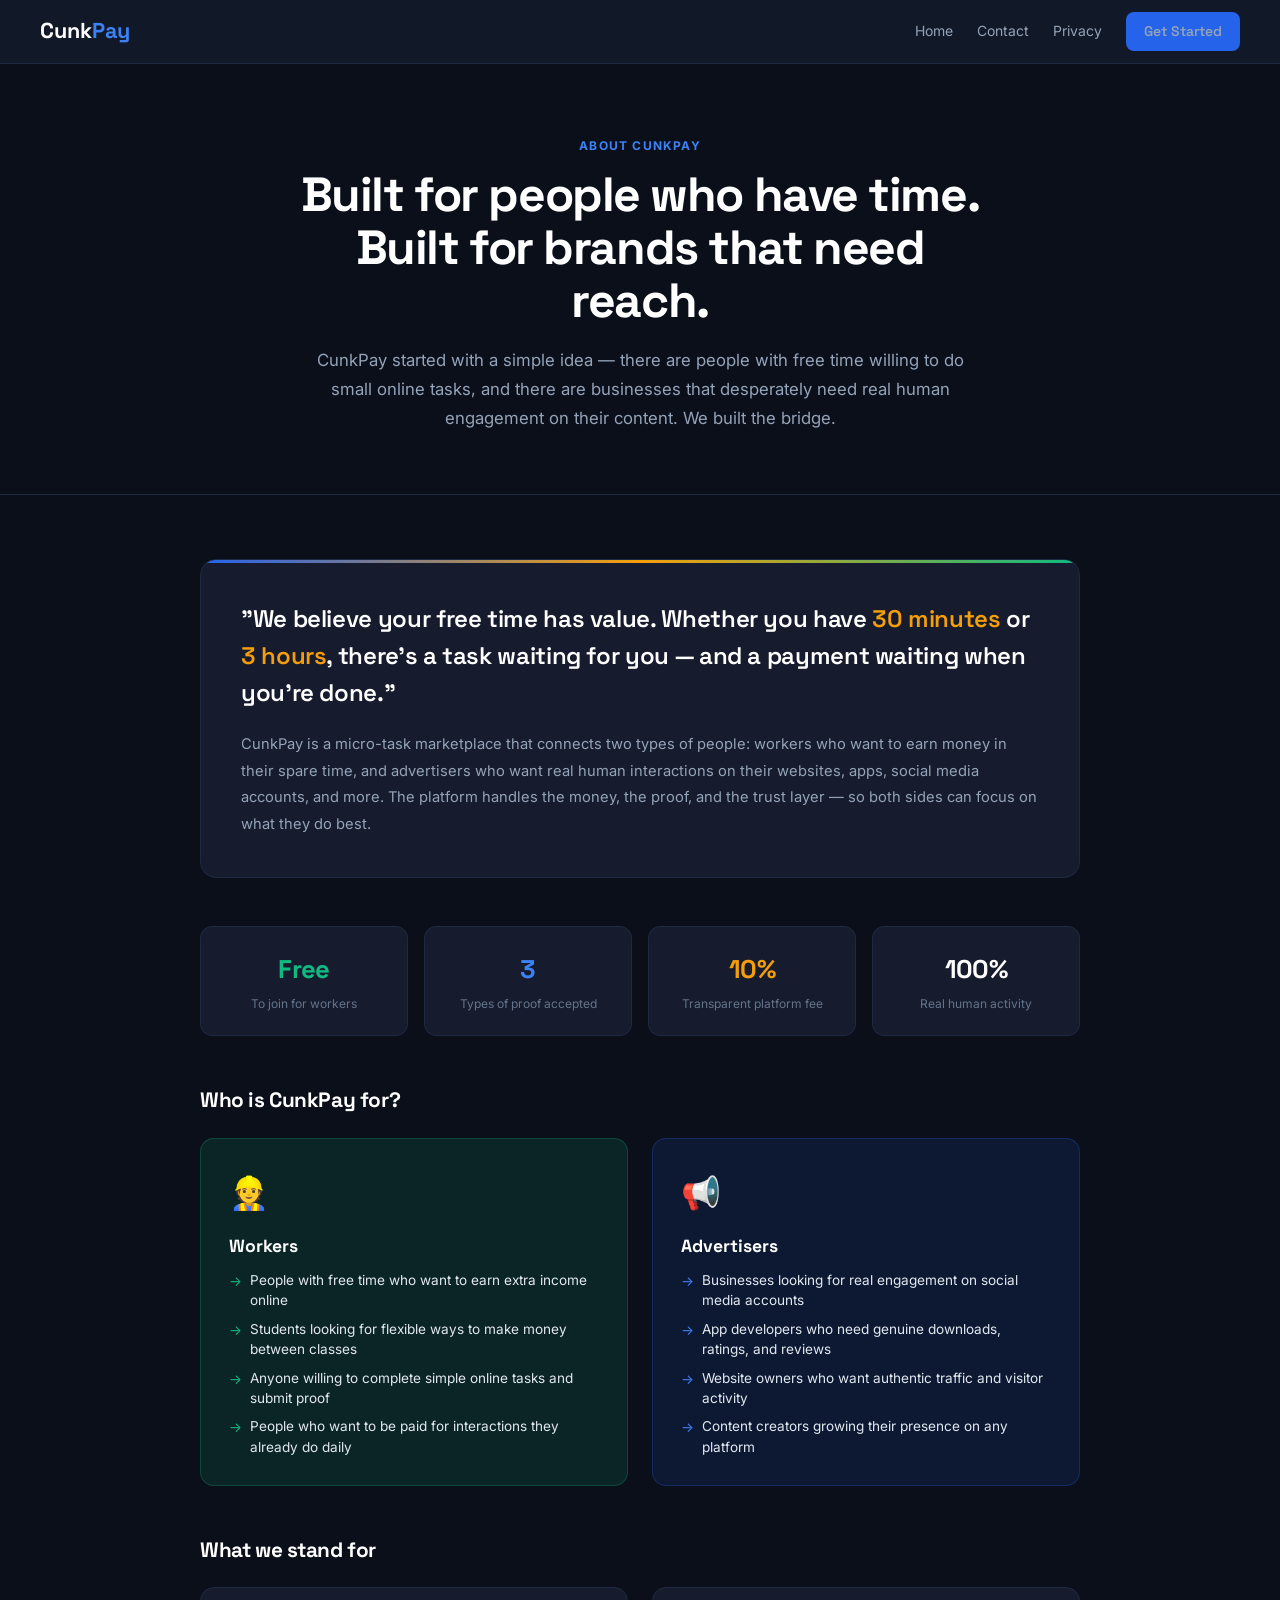
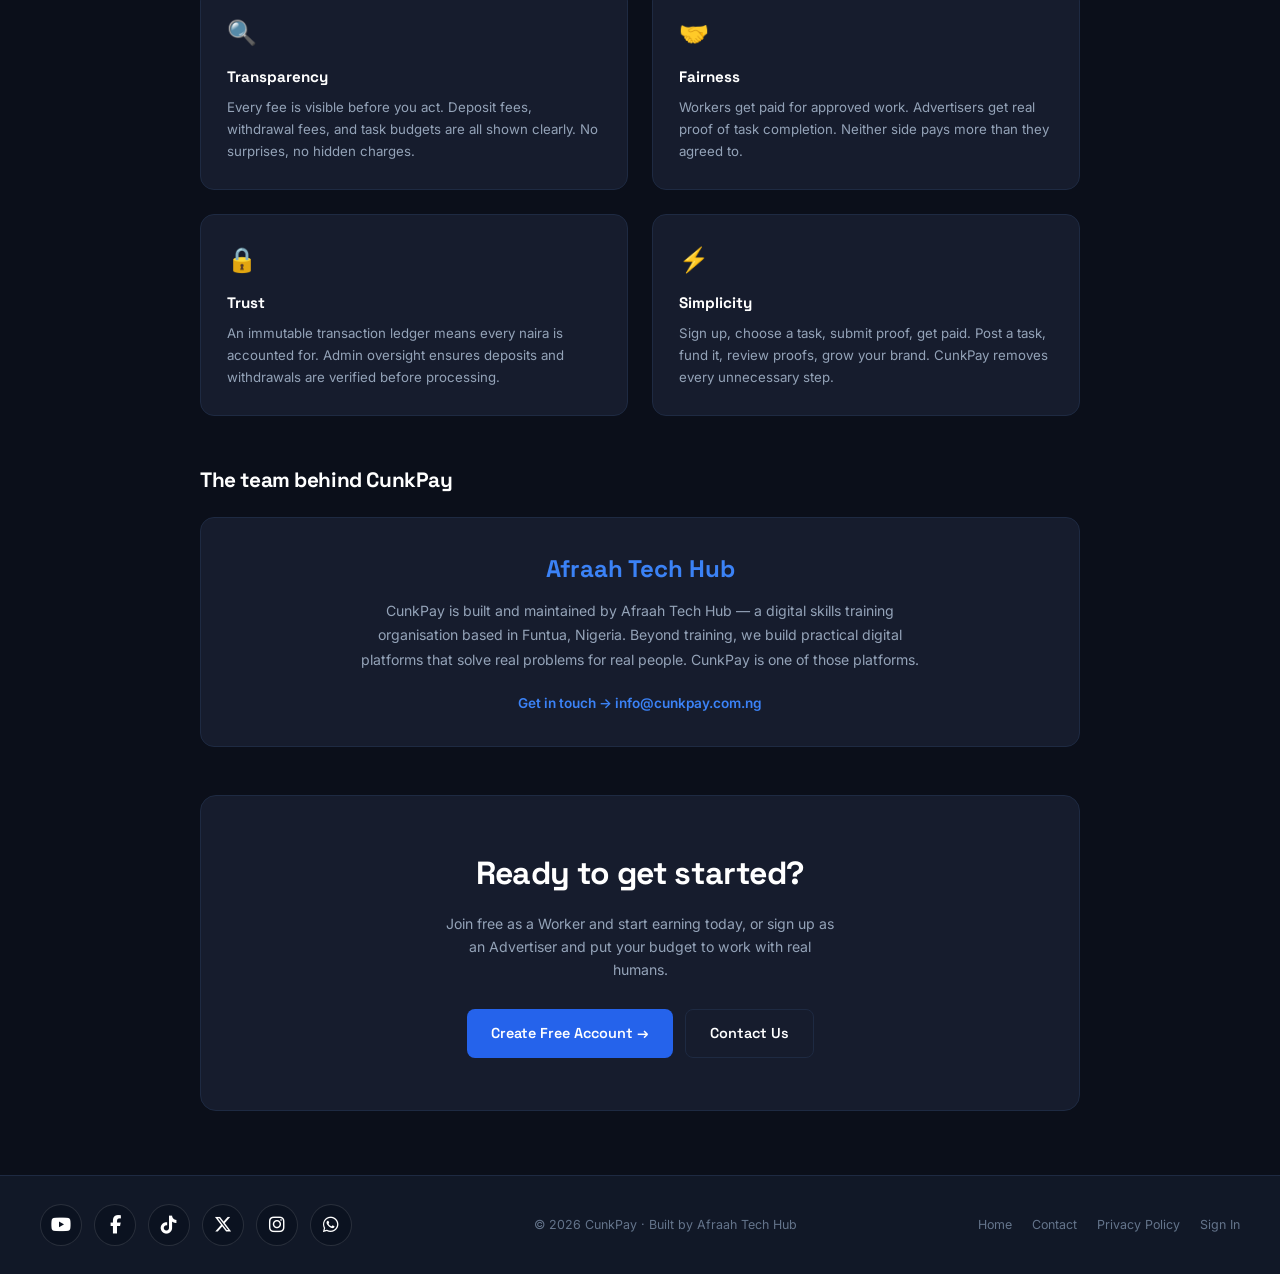
<file: about.html>
<head>
<meta charset="UTF-8">
<meta name="viewport" content="width=device-width, initial-scale=1.0">
<title>About CunkPay — Nigeria's Micro-Task Marketplace</title>
<link rel="icon" type="image/png" href="cunkpay.png">
<meta name="description" content="Learn about CunkPay — built by Afraah Tech Hub to help Nigerians earn money from free time and help businesses grow with real human engagement.">
<meta name="keywords" content="about CunkPay, micro task Nigeria, earn money online Nigeria, Afraah Tech Hub, Nigerian task platform">
<meta name="robots" content="index, follow">
<meta name="author" content="CunkPay">
<link rel="canonical" href="https://cunkpay.com.ng/about.html">
<meta property="og:type" content="website">
<meta property="og:site_name" content="CunkPay">
<meta property="og:title" content="About CunkPay — Nigeria's Micro-Task Marketplace">
<meta property="og:description" content="CunkPay was built to help people earn money from free time and help businesses grow with real human engagement. Built by Afraah Tech Hub, Funtua.">
<meta property="og:url" content="https://cunkpay.com.ng/about.html">
<meta property="og:image" content="https://cunkpay.com.ng/cunkpay.png">
<meta property="og:image:width" content="1200">
<meta property="og:image:height" content="630">
<meta property="og:locale" content="en_NG">
<meta name="twitter:card" content="summary_large_image">
<meta name="twitter:title" content="About CunkPay — Nigeria's Micro-Task Marketplace">
<meta name="twitter:description" content="CunkPay was built to help people earn money from free time and help businesses grow with real human engagement.">
<meta name="twitter:image" content="https://cunkpay.com.ng/cunkpay.png">
  <!-- Font Awesome Icons -->
<link
  rel="stylesheet"
  href="https://cdnjs.cloudflare.com/ajax/libs/font-awesome/6.5.2/css/all.min.css"
>
<script type="application/ld+json">
{
  "@context": "https://schema.org",
  "@type": "AboutPage",
  "@id": "https://cunkpay.com.ng/about.html",
  "url": "https://cunkpay.com.ng/about.html",
  "name": "About CunkPay",
  "description": "CunkPay is a micro-task marketplace built by Afraah Tech Hub to connect workers with free time to advertisers who need real human engagement.",
  "publisher": {
    "@type": "Organization",
    "name": "CunkPay",
    "url": "https://cunkpay.com.ng",
    "logo": "https://cunkpay.com.ng/cunkpay.png"
  },
  "breadcrumb": {
    "@type": "BreadcrumbList",
    "itemListElement": [
      { "@type": "ListItem", "position": 1, "name": "Home", "item": "https://cunkpay.com.ng/" },
      { "@type": "ListItem", "position": 2, "name": "About", "item": "https://cunkpay.com.ng/about.html" }
    ]
  }
}
</script>
<link rel="preconnect" href="https://fonts.googleapis.com">
<link rel="preconnect" href="https://fonts.gstatic.com" crossorigin>
<link href="https://fonts.googleapis.com/css2?family=Space+Grotesk:wght@400;500;600;700&family=Inter:wght@400;500;600&display=swap" rel="stylesheet">
<style>
*, *::before, *::after { box-sizing: border-box; margin: 0; padding: 0; }
:root {
  --midnight: #0B0F1A; --navy: #111827; --card: #161C2D; --border: #1E2A42;
  --cobalt: #2563EB; --cobalt-light: #3B82F6; --cobalt-dim: rgba(37,99,235,0.12);
  --amber: #F59E0B; --amber-dim: rgba(245,158,11,0.12);
  --green: #10B981; --green-dim: rgba(16,185,129,0.12);
  --slate: #94A3B8; --muted: #64748B; --white: #FFFFFF; --off-white: #E2E8F0;
}
html { scroll-behavior: smooth; }
body { font-family: 'Inter', sans-serif; background: var(--midnight); color: var(--white); line-height: 1.6; overflow-x: hidden; }
nav { display: flex; align-items: center; justify-content: space-between; padding: 0 40px; height: 64px; background: var(--navy); border-bottom: 1px solid var(--border); }
.nav-logo { font-family: 'Space Grotesk', sans-serif; font-size: 1.35rem; font-weight: 700; color: var(--white); text-decoration: none; }
.nav-logo span { color: var(--cobalt-light); }
.nav-right { display: flex; align-items: center; gap: 24px; }
.nav-right a { color: var(--slate); font-size: 0.875rem; text-decoration: none; transition: color 0.2s; }
.nav-right a:hover { color: var(--white); }
.btn { display: inline-flex; align-items: center; padding: 8px 18px; border-radius: 8px; font-family: 'Space Grotesk', sans-serif; font-size: 0.82rem; font-weight: 600; cursor: pointer; border: none; text-decoration: none; transition: all 0.15s; }
.btn-primary { background: var(--cobalt); color: white; }
.btn-primary:hover { background: var(--cobalt-light); }
.btn-outline { background: transparent; color: var(--white); border: 1px solid var(--border); }
.btn-outline:hover { border-color: var(--cobalt); color: var(--cobalt-light); }
.page-hero { padding: 72px 40px 60px; max-width: 760px; margin: 0 auto; text-align: center; }
.page-eyebrow { font-size: 0.75rem; font-weight: 700; letter-spacing: 0.1em; text-transform: uppercase; color: var(--cobalt-light); margin-bottom: 14px; }
.page-title { font-family: 'Space Grotesk', sans-serif; font-size: clamp(2rem, 4vw, 3rem); font-weight: 700; letter-spacing: -0.03em; line-height: 1.1; margin-bottom: 18px; }
.page-sub { color: var(--slate); font-size: 1.05rem; line-height: 1.75; }
.full-divider { width: 100vw; margin-left: calc(-50vw + 50%); height: 1px; background: var(--border); }
.section { padding: 64px 40px; max-width: 960px; margin: 0 auto; }
.mission-block { background: var(--card); border: 1px solid var(--border); border-radius: 16px; padding: 40px; position: relative; overflow: hidden; margin-bottom: 48px; }
.mission-block::before { content: ''; position: absolute; top: 0; left: 0; right: 0; height: 3px; background: linear-gradient(90deg, var(--cobalt), var(--amber), var(--green)); }
.mission-quote { font-family: 'Space Grotesk', sans-serif; font-size: clamp(1.1rem, 2.5vw, 1.5rem); font-weight: 600; line-height: 1.55; letter-spacing: -0.015em; color: var(--white); margin-bottom: 20px; }
.mission-quote em { color: var(--amber); font-style: normal; }
.mission-body { font-size: 0.92rem; color: var(--slate); line-height: 1.8; }
.two-col { display: grid; grid-template-columns: 1fr 1fr; gap: 24px; margin-bottom: 24px; }
.value-card { background: var(--card); border: 1px solid var(--border); border-radius: 14px; padding: 26px; }
.value-icon { font-size: 1.5rem; margin-bottom: 12px; display: block; }
.value-title { font-family: 'Space Grotesk', sans-serif; font-size: 0.95rem; font-weight: 700; margin-bottom: 8px; }
.value-desc { font-size: 0.83rem; color: var(--slate); line-height: 1.65; }
.who-grid { display: grid; grid-template-columns: 1fr 1fr; gap: 24px; }
.who-card { border-radius: 14px; padding: 28px; position: relative; overflow: hidden; }
.who-worker { background: var(--green-dim); border: 1px solid rgba(16,185,129,0.25); }
.who-advertiser { background: var(--cobalt-dim); border: 1px solid rgba(37,99,235,0.25); }
.who-icon { font-size: 2rem; margin-bottom: 14px; display: block; }
.who-title { font-family: 'Space Grotesk', sans-serif; font-size: 1.1rem; font-weight: 700; margin-bottom: 10px; }
.who-list { list-style: none; display: flex; flex-direction: column; gap: 8px; }
.who-list li { font-size: 0.85rem; color: var(--off-white); display: flex; align-items: flex-start; gap: 8px; line-height: 1.5; }
.who-list li::before { content: '→'; color: var(--cobalt-light); flex-shrink: 0; margin-top: 1px; }
.who-worker .who-list li::before { color: var(--green); }
.about-stats { display: grid; grid-template-columns: repeat(4, 1fr); gap: 16px; margin-bottom: 48px; }
.about-stat { background: var(--card); border: 1px solid var(--border); border-radius: 12px; padding: 22px 16px; text-align: center; }
.about-stat-num { font-family: 'Space Grotesk', sans-serif; font-size: 1.6rem; font-weight: 700; letter-spacing: -0.025em; margin-bottom: 4px; }
.about-stat-label { font-size: 0.75rem; color: var(--muted); }
.team-card { background: var(--card); border: 1px solid var(--border); border-radius: 14px; padding: 32px; text-align: center; }
.team-logo { font-family: 'Space Grotesk', sans-serif; font-size: 1.5rem; font-weight: 700; color: var(--cobalt-light); margin-bottom: 10px; }
.team-desc { font-size: 0.88rem; color: var(--slate); line-height: 1.75; max-width: 560px; margin: 0 auto 20px; }
.team-link { color: var(--cobalt-light); text-decoration: none; font-size: 0.85rem; font-weight: 600; }
.team-link:hover { text-decoration: underline; }
.about-cta { text-align: center; padding: 52px 20px; background: var(--card); border: 1px solid var(--border); border-radius: 16px; }
.about-cta-title { font-family: 'Space Grotesk', sans-serif; font-size: clamp(1.4rem, 3vw, 2rem); font-weight: 700; letter-spacing: -0.02em; margin-bottom: 12px; }
.about-cta-sub { font-size: 0.88rem; color: var(--slate); margin-bottom: 28px; line-height: 1.65; max-width: 400px; margin-left: auto; margin-right: auto; }
.cta-btns { display: flex; gap: 12px; justify-content: center; flex-wrap: wrap; }
footer { background: var(--navy); border-top: 1px solid var(--border); padding: 28px 40px; display: flex; justify-content: space-between; align-items: center; flex-wrap: wrap; gap: 12px; }
.footer-copy { font-size: 0.78rem; color: var(--muted); }
.footer-links-row { display: flex; gap: 20px; }
.footer-links-row a { font-size: 0.78rem; color: var(--muted); text-decoration: none; transition: color 0.2s; }
.footer-links-row a:hover { color: var(--white); }
@media (max-width: 768px) {
  nav { padding: 0 20px; }
  .nav-right a:not(.btn) { display: none; }
  .page-hero, .section { padding-left: 20px; padding-right: 20px; }
  .two-col, .who-grid { grid-template-columns: 1fr; }
  .about-stats { grid-template-columns: 1fr 1fr; }
  footer { flex-direction: column; text-align: center; }
}
@media (max-width: 480px) { .about-stats { grid-template-columns: 1fr 1fr; } }

.cunkpay-socials {
  display: flex;
  align-items: center;
  gap: 12px;
  flex-wrap: wrap;
}

.cunkpay-socials a {
  width: 42px;
  height: 42px;
  display: flex;
  align-items: center;
  justify-content: center;

  color: #ffffff;
  background: #0b1220;
  border: 1px solid rgba(255, 255, 255, 0.12);
  border-radius: 50%;

  text-decoration: none;
  font-size: 18px;

  transition:
    transform 0.2s ease,
    background 0.2s ease,
    border-color 0.2s ease;
}

.cunkpay-socials a:hover {
  transform: translateY(-3px);
  background: #064e3b;
  border-color: #047857;
}

.cunkpay-socials a:active {
  transform: translateY(-1px);
}

/* Keyboard accessibility */
.cunkpay-socials a:focus-visible {
  outline: 2px solid #f5b942;
  outline-offset: 3px;
        }
</style>
</head>

<body>

<nav>
  <a class="nav-logo" href="index.html">Cunk<span>Pay</span></a>
  <div class="nav-right">
    <a href="index.html">Home</a>
    <a href="contact.html">Contact</a>
    <a href="privacy-policy.html">Privacy</a>
    <a href="auth.html" class="btn btn-primary">Get Started</a>
  </div>
</nav>

<div class="page-hero">
  <div class="page-eyebrow">About CunkPay</div>
  <h1 class="page-title">Built for people who have time.<br>Built for brands that need reach.</h1>
  <p class="page-sub">CunkPay started with a simple idea — there are people with free time willing to do small online tasks, and there are businesses that desperately need real human engagement on their content. We built the bridge.</p>
</div>

<div class="full-divider"></div>

<div class="section">

  <!-- MISSION -->
  <div class="mission-block">
    <div class="mission-quote">
      "We believe your free time has value. Whether you have <em>30 minutes</em> or <em>3 hours</em>, there's a task waiting for you — and a payment waiting when you're done."
    </div>
    <p class="mission-body">
      CunkPay is a micro-task marketplace that connects two types of people: workers who want to earn money in their spare time, and advertisers who want real human interactions on their websites, apps, social media accounts, and more. The platform handles the money, the proof, and the trust layer — so both sides can focus on what they do best.
    </p>
  </div>

  <!-- STATS -->
  <div class="about-stats">
    <div class="about-stat">
      <div class="about-stat-num" style="color:var(--green)">Free</div>
      <div class="about-stat-label">To join for workers</div>
    </div>
    <div class="about-stat">
      <div class="about-stat-num" style="color:var(--cobalt-light)">3</div>
      <div class="about-stat-label">Types of proof accepted</div>
    </div>
    <div class="about-stat">
      <div class="about-stat-num" style="color:var(--amber)">10%</div>
      <div class="about-stat-label">Transparent platform fee</div>
    </div>
    <div class="about-stat">
      <div class="about-stat-num" style="color:var(--white)">100%</div>
      <div class="about-stat-label">Real human activity</div>
    </div>
  </div>

  <!-- WHO IT'S FOR -->
  <h2 style="font-family:'Space Grotesk',sans-serif;font-size:1.3rem;font-weight:700;letter-spacing:-0.02em;margin-bottom:20px">Who is CunkPay for?</h2>
  <div class="who-grid" style="margin-bottom:48px">
    <div class="who-card who-worker">
      <span class="who-icon">👷</span>
      <div class="who-title">Workers</div>
      <ul class="who-list">
        <li>People with free time who want to earn extra income online</li>
        <li>Students looking for flexible ways to make money between classes</li>
        <li>Anyone willing to complete simple online tasks and submit proof</li>
        <li>People who want to be paid for interactions they already do daily</li>
      </ul>
    </div>
    <div class="who-card who-advertiser">
      <span class="who-icon">📢</span>
      <div class="who-title">Advertisers</div>
      <ul class="who-list">
        <li>Businesses looking for real engagement on social media accounts</li>
        <li>App developers who need genuine downloads, ratings, and reviews</li>
        <li>Website owners who want authentic traffic and visitor activity</li>
        <li>Content creators growing their presence on any platform</li>
      </ul>
    </div>
  </div>

  <!-- VALUES -->
  <h2 style="font-family:'Space Grotesk',sans-serif;font-size:1.3rem;font-weight:700;letter-spacing:-0.02em;margin-bottom:20px">What we stand for</h2>
  <div class="two-col" style="margin-bottom:48px">
    <div class="value-card">
      <span class="value-icon">🔍</span>
      <div class="value-title">Transparency</div>
      <p class="value-desc">Every fee is visible before you act. Deposit fees, withdrawal fees, and task budgets are all shown clearly. No surprises, no hidden charges.</p>
    </div>
    <div class="value-card">
      <span class="value-icon">🤝</span>
      <div class="value-title">Fairness</div>
      <p class="value-desc">Workers get paid for approved work. Advertisers get real proof of task completion. Neither side pays more than they agreed to.</p>
    </div>
    <div class="value-card">
      <span class="value-icon">🔒</span>
      <div class="value-title">Trust</div>
      <p class="value-desc">An immutable transaction ledger means every naira is accounted for. Admin oversight ensures deposits and withdrawals are verified before processing.</p>
    </div>
    <div class="value-card">
      <span class="value-icon">⚡</span>
      <div class="value-title">Simplicity</div>
      <p class="value-desc">Sign up, choose a task, submit proof, get paid. Post a task, fund it, review proofs, grow your brand. CunkPay removes every unnecessary step.</p>
    </div>
  </div>

  <!-- TEAM -->
  <h2 style="font-family:'Space Grotesk',sans-serif;font-size:1.3rem;font-weight:700;letter-spacing:-0.02em;margin-bottom:20px">The team behind CunkPay</h2>
  <div class="team-card" style="margin-bottom:48px">
    <div class="team-logo">Afraah Tech Hub</div>
    <p class="team-desc">
      CunkPay is built and maintained by Afraah Tech Hub — a digital skills training organisation based in Funtua, Nigeria. Beyond training, we build practical digital platforms that solve real problems for real people. CunkPay is one of those platforms.
    </p>
    <a class="team-link" href="mailto:info@cunkpay.com.ng">Get in touch → info@cunkpay.com.ng</a>
  </div>

  <!-- CTA -->
  <div class="about-cta">
    <div class="about-cta-title">Ready to get started?</div>
    <p class="about-cta-sub">Join free as a Worker and start earning today, or sign up as an Advertiser and put your budget to work with real humans.</p>
    <div class="cta-btns">
      <a href="auth.html" class="btn btn-primary" style="padding:12px 24px;font-size:0.9rem">Create Free Account →</a>
      <a href="contact.html" class="btn btn-outline" style="padding:12px 24px;font-size:0.9rem">Contact Us</a>
    </div>
  </div>

</div>

<footer>
  <div class="cunkpay-socials">
  <a href="https://youtube.com/@cunkpayng" target="_blank" rel="noopener noreferrer" aria-label="CunkPay on YouTube">
    <i class="fa-brands fa-youtube"></i>
  </a>

  <a href="https://www.facebook.com/profile.php?id=61594360289585" target="_blank" rel="noopener noreferrer" aria-label="CunkPay on Facebook">
    <i class="fa-brands fa-facebook-f"></i>
  </a>

  <a href="https://tiktok.com/@cunkpayng" target="_blank" rel="noopener noreferrer" aria-label="CunkPay on TikTok">
    <i class="fa-brands fa-tiktok"></i>
  </a>

  <a href="https://x.com/cunkpayng" target="_blank" rel="noopener noreferrer" aria-label="CunkPay on X">
    <i class="fa-brands fa-x-twitter"></i>
  </a>

  <a href="https://instagram.com/cunkpayng" target="_blank" rel="noopener noreferrer" aria-label="CunkPay on Instagram">
    <i class="fa-brands fa-instagram"></i>
  </a>

  <a href="https://wa.me/2348032570778" target="_blank" rel="noopener noreferrer" aria-label="Contact CunkPay on WhatsApp">
    <i class="fa-brands fa-whatsapp"></i>
  </a>
  </div>
  
  <div class="footer-copy">© 2026 CunkPay · Built by Afraah Tech Hub</div>
  <div class="footer-links-row">
    <a href="index.html">Home</a>
    <a href="contact.html">Contact</a>
    <a href="privacy-policy.html">Privacy Policy</a>
    <a href="auth.html">Sign In</a>
  </div>
</footer>

</body>
</html>
</file>
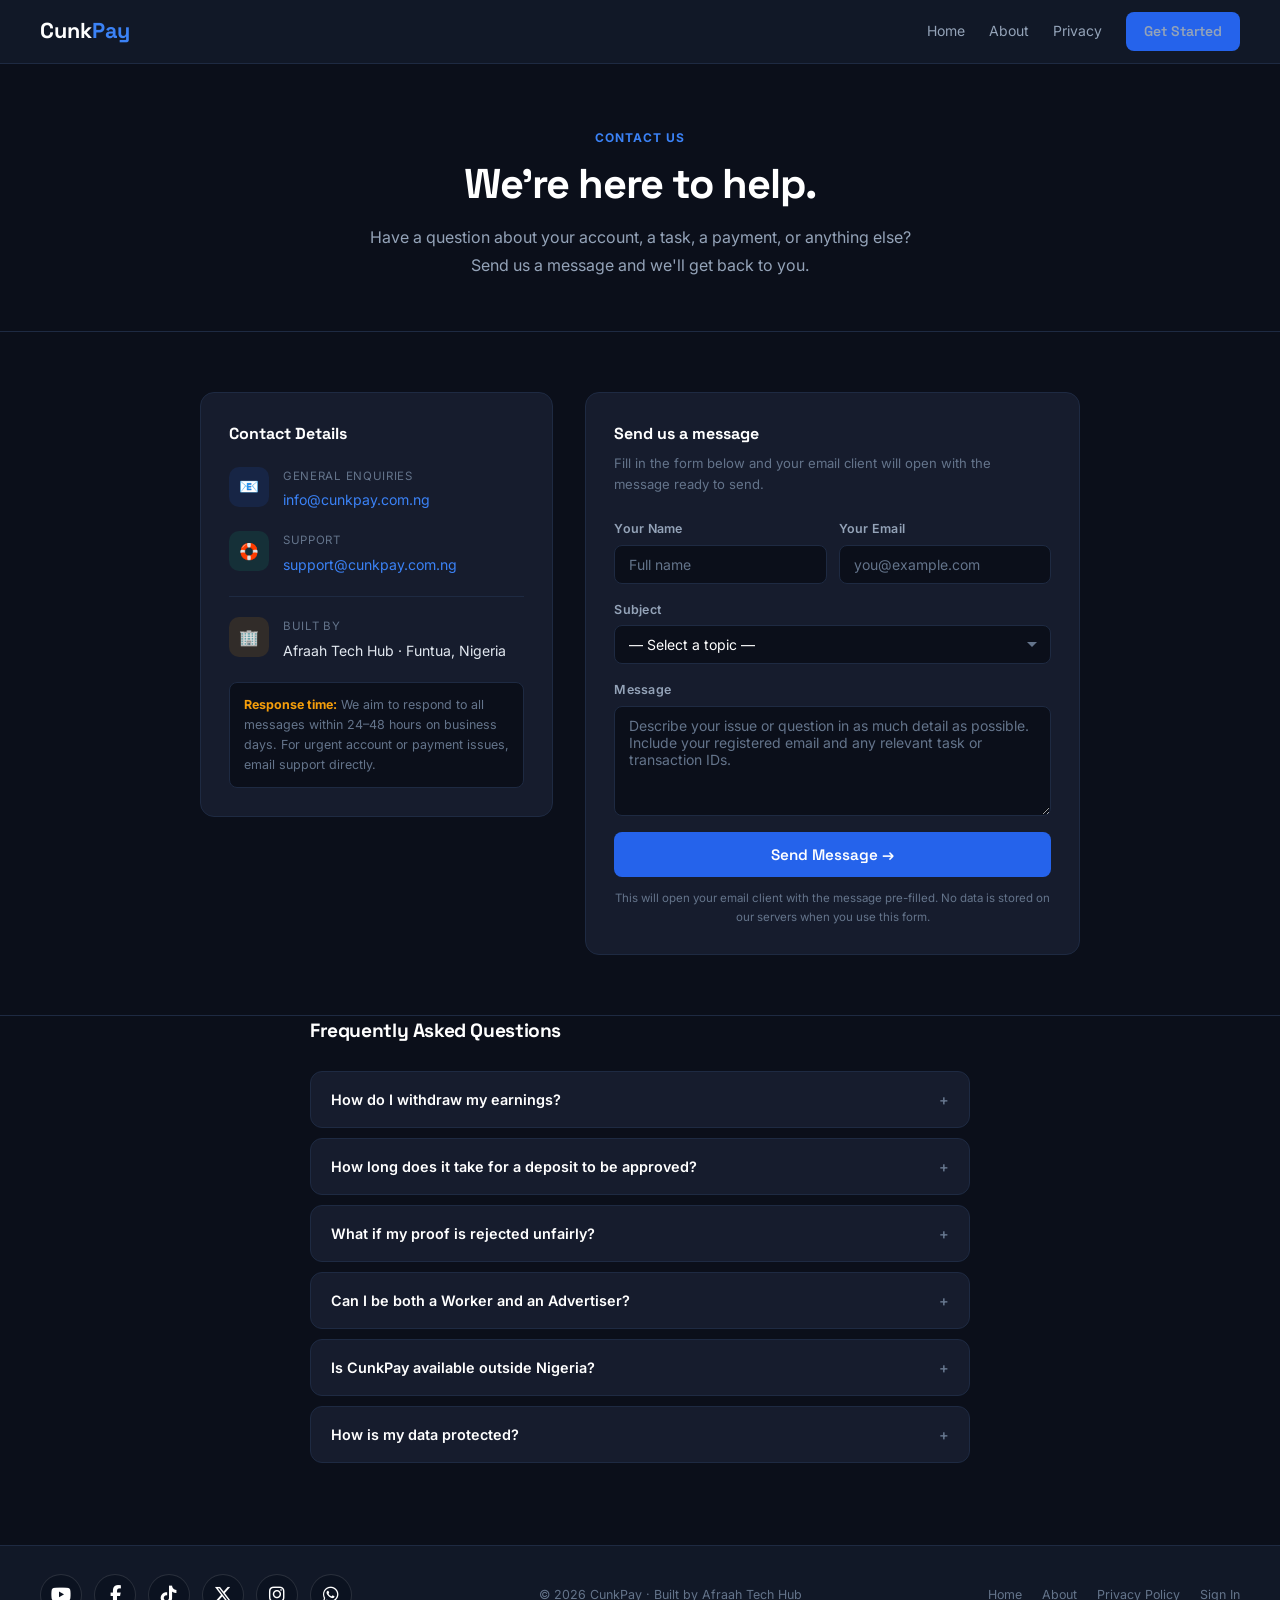
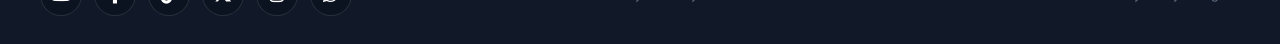
<file: contact.html>
<head>
<meta charset="UTF-8">
<meta name="viewport" content="width=device-width, initial-scale=1.0">
<title>Contact CunkPay — Get in Touch</title>
<link rel="icon" type="image/png" href="cunkpay.png">
<meta name="description" content="Contact the CunkPay team for support, account issues, deposit and withdrawal queries, or general enquiries. Email us at support@cunkpay.com.ng.">
<meta name="keywords" content="contact CunkPay, CunkPay support, CunkPay help, micro task Nigeria support">
<meta name="robots" content="index, follow">
<meta name="author" content="CunkPay">
<link rel="canonical" href="https://cunkpay.com.ng/contact.html">
<meta property="og:type" content="website">
<meta property="og:site_name" content="CunkPay">
<meta property="og:title" content="Contact CunkPay — Get in Touch">
<meta property="og:description" content="Have a question or need support? Reach the CunkPay team at support@cunkpay.com.ng. We respond within 24–48 hours.">
<meta property="og:url" content="https://cunkpay.com.ng/contact.html">
<meta property="og:image" content="https://cunkpay.com.ng/cunkpay.png">
<meta property="og:image:width" content="1200">
<meta property="og:image:height" content="630">
<meta property="og:locale" content="en_NG">
<meta name="twitter:card" content="summary_large_image">
<meta name="twitter:title" content="Contact CunkPay — Get in Touch">
<meta name="twitter:description" content="Reach the CunkPay support team for help with your account, tasks, deposits, or withdrawals.">
<meta name="twitter:image" content="https://cunkpay.com.ng/cunkpay.png">
  <!-- Font Awesome Icons -->
<link
  rel="stylesheet"
  href="https://cdnjs.cloudflare.com/ajax/libs/font-awesome/6.5.2/css/all.min.css">
  
<script type="application/ld+json">
{
  "@context": "https://schema.org",
  "@type": "ContactPage",
  "@id": "https://cunkpay.com.ng/contact.html",
  "url": "https://cunkpay.com.ng/contact.html",
  "name": "Contact CunkPay",
  "description": "Contact the CunkPay team for support or enquiries.",
  "publisher": {
    "@type": "Organization",
    "name": "CunkPay",
    "url": "https://cunkpay.com.ng",
    "logo": "https://cunkpay.com.ng/cunkpay.png",
    "contactPoint": [
      {
        "@type": "ContactPoint",
        "email": "support@cunkpay.com.ng",
        "contactType": "customer support",
        "areaServed": "NG",
        "availableLanguage": "English"
      },
      {
        "@type": "ContactPoint",
        "email": "info@cunkpay.com.ng",
        "contactType": "general enquiry",
        "areaServed": "NG",
        "availableLanguage": "English"
      }
    ]
  },
  "breadcrumb": {
    "@type": "BreadcrumbList",
    "itemListElement": [
      { "@type": "ListItem", "position": 1, "name": "Home", "item": "https://cunkpay.com.ng/" },
      { "@type": "ListItem", "position": 2, "name": "Contact", "item": "https://cunkpay.com.ng/contact.html" }
    ]
  }
}
</script>
<link rel="preconnect" href="https://fonts.googleapis.com">
<link rel="preconnect" href="https://fonts.gstatic.com" crossorigin>
<link href="https://fonts.googleapis.com/css2?family=Space+Grotesk:wght@400;500;600;700&family=Inter:wght@400;500;600&display=swap" rel="stylesheet">
<style>
*, *::before, *::after { box-sizing: border-box; margin: 0; padding: 0; }
:root {
  --midnight: #0B0F1A; --navy: #111827; --card: #161C2D; --border: #1E2A42;
  --cobalt: #2563EB; --cobalt-light: #3B82F6; --cobalt-dim: rgba(37,99,235,0.12);
  --amber: #F59E0B; --amber-dim: rgba(245,158,11,0.12);
  --green: #10B981; --green-dim: rgba(16,185,129,0.12);
  --red: #EF4444; --red-dim: rgba(239,68,68,0.12);
  --slate: #94A3B8; --muted: #64748B; --white: #FFFFFF; --off-white: #E2E8F0;
}
html { scroll-behavior: smooth; }
body { font-family: 'Inter', sans-serif; background: var(--midnight); color: var(--white); line-height: 1.6; overflow-x: hidden; }
nav { display: flex; align-items: center; justify-content: space-between; padding: 0 40px; height: 64px; background: var(--navy); border-bottom: 1px solid var(--border); }
.nav-logo { font-family: 'Space Grotesk', sans-serif; font-size: 1.35rem; font-weight: 700; color: var(--white); text-decoration: none; }
.nav-logo span { color: var(--cobalt-light); }
.nav-right { display: flex; align-items: center; gap: 24px; }
.nav-right a { color: var(--slate); font-size: 0.875rem; text-decoration: none; transition: color 0.2s; }
.nav-right a:hover { color: var(--white); }
.btn { display: inline-flex; align-items: center; padding: 8px 18px; border-radius: 8px; font-family: 'Space Grotesk', sans-serif; font-size: 0.82rem; font-weight: 600; cursor: pointer; border: none; text-decoration: none; transition: all 0.15s; }
.btn-primary { background: var(--cobalt); color: white; }
.btn-primary:hover { background: var(--cobalt-light); }
.page-hero { padding: 64px 40px 52px; max-width: 640px; margin: 0 auto; text-align: center; }
.page-eyebrow { font-size: 0.75rem; font-weight: 700; letter-spacing: 0.1em; text-transform: uppercase; color: var(--cobalt-light); margin-bottom: 14px; }
.page-title { font-family: 'Space Grotesk', sans-serif; font-size: clamp(1.8rem, 4vw, 2.6rem); font-weight: 700; letter-spacing: -0.03em; line-height: 1.1; margin-bottom: 16px; }
.page-sub { color: var(--slate); font-size: 1rem; line-height: 1.75; }
.full-divider { width: 100vw; margin-left: calc(-50vw + 50%); height: 1px; background: var(--border); }
.contact-grid { display: grid; grid-template-columns: 1fr 1.4fr; gap: 32px; max-width: 960px; margin: 0 auto; padding: 60px 40px; }
.contact-card { background: var(--card); border: 1px solid var(--border); border-radius: 14px; padding: 28px; height: fit-content; }
.contact-card-title { font-family: 'Space Grotesk', sans-serif; font-size: 1rem; font-weight: 700; margin-bottom: 20px; }
.contact-item { display: flex; gap: 14px; align-items: flex-start; margin-bottom: 20px; }
.contact-item:last-of-type { margin-bottom: 0; }
.contact-item-icon { width: 40px; height: 40px; border-radius: 10px; display: flex; align-items: center; justify-content: center; font-size: 1rem; flex-shrink: 0; }
.ci-cobalt { background: var(--cobalt-dim); }
.ci-green { background: var(--green-dim); }
.ci-amber { background: var(--amber-dim); }
.contact-item-label { font-size: 0.72rem; color: var(--muted); text-transform: uppercase; letter-spacing: 0.06em; margin-bottom: 4px; }
.contact-item-value { font-size: 0.88rem; color: var(--off-white); }
.contact-item-value a { color: var(--cobalt-light); text-decoration: none; }
.contact-item-value a:hover { text-decoration: underline; }
.contact-divider { height: 1px; background: var(--border); margin: 20px 0; }
.response-note { background: var(--midnight); border: 1px solid var(--border); border-radius: 8px; padding: 12px 14px; font-size: 0.78rem; color: var(--muted); line-height: 1.6; margin-top: 20px; }
.response-note strong { color: var(--amber); }
.form-card { background: var(--card); border: 1px solid var(--border); border-radius: 14px; padding: 28px; }
.form-card-title { font-family: 'Space Grotesk', sans-serif; font-size: 1rem; font-weight: 700; margin-bottom: 6px; }
.form-card-sub { font-size: 0.82rem; color: var(--muted); margin-bottom: 24px; line-height: 1.6; }
.field-group { margin-bottom: 16px; }
.field-label { display: block; font-size: 0.78rem; font-weight: 600; color: var(--slate); margin-bottom: 6px; letter-spacing: 0.02em; }
.field-input, .field-select, .field-textarea { width: 100%; background: var(--midnight); border: 1px solid var(--border); border-radius: 8px; padding: 10px 14px; color: var(--white); font-family: 'Inter', sans-serif; font-size: 0.875rem; outline: none; transition: border-color 0.2s, box-shadow 0.2s; appearance: none; }
.field-input::placeholder, .field-textarea::placeholder { color: var(--muted); }
.field-input:focus, .field-select:focus, .field-textarea:focus { border-color: var(--cobalt); box-shadow: 0 0 0 3px rgba(37,99,235,0.15); }
.field-textarea { resize: vertical; min-height: 110px; }
.field-select { background-image: url("data:image/svg+xml,%3Csvg xmlns='http://www.w3.org/2000/svg' viewBox='0 0 12 8'%3E%3Cpath fill='%2364748B' d='M1 1l5 5 5-5'/%3E%3C/svg%3E"); background-repeat: no-repeat; background-position: right 12px center; background-size: 12px; padding-right: 32px; cursor: pointer; }
.field-select option { background: var(--card); color: var(--white); }
.field-error { font-size: 0.72rem; color: var(--red); margin-top: 5px; display: none; }
.field-error.visible { display: block; }
.field-input.err, .field-textarea.err, .field-select.err { border-color: var(--red); }
.two-col-fields { display: grid; grid-template-columns: 1fr 1fr; gap: 12px; }
.alert-banner { padding: 12px 14px; border-radius: 8px; font-size: 0.82rem; line-height: 1.5; margin-bottom: 14px; display: none; }
.alert-banner.visible { display: block; }
.alert-banner.success { background: var(--green-dim); border: 1px solid rgba(16,185,129,0.3); color: #6EE7B7; }
.alert-banner.error { background: var(--red-dim); border: 1px solid rgba(239,68,68,0.3); color: #FCA5A5; }
.btn-submit { width: 100%; background: var(--cobalt); color: white; border: none; border-radius: 8px; padding: 13px; font-family: 'Space Grotesk', sans-serif; font-size: 0.95rem; font-weight: 600; cursor: pointer; transition: background 0.2s, transform 0.1s; display: flex; align-items: center; justify-content: center; gap: 8px; }
.btn-submit:hover { background: var(--cobalt-light); }
.btn-submit:active { transform: scale(0.99); }
.btn-submit:disabled { opacity: 0.6; cursor: not-allowed; }
.form-note { font-size: 0.72rem; color: var(--muted); text-align: center; margin-top: 12px; line-height: 1.6; }
.faq-section { max-width: 740px; margin: 0 auto; padding: 0 40px 72px; }
.faq-title { font-family: 'Space Grotesk', sans-serif; font-size: 1.2rem; font-weight: 700; letter-spacing: -0.02em; margin-bottom: 24px; }
.faq-item { background: var(--card); border: 1px solid var(--border); border-radius: 12px; margin-bottom: 10px; overflow: hidden; }
.faq-q { display: flex; justify-content: space-between; align-items: center; padding: 16px 20px; cursor: pointer; font-size: 0.9rem; font-weight: 600; gap: 12px; user-select: none; transition: background 0.15s; }
.faq-q:hover { background: rgba(30,42,66,0.4); }
.faq-icon { font-size: 0.9rem; color: var(--muted); flex-shrink: 0; transition: transform 0.2s; }
.faq-item.open .faq-icon { transform: rotate(45deg); }
.faq-a { max-height: 0; overflow: hidden; transition: max-height 0.3s ease, padding 0.3s ease; }
.faq-item.open .faq-a { max-height: 200px; }
.faq-a-inner { padding: 0 20px 16px; font-size: 0.85rem; color: var(--slate); line-height: 1.7; border-top: 1px solid var(--border); padding-top: 14px; }
footer { background: var(--navy); border-top: 1px solid var(--border); padding: 28px 40px; display: flex; justify-content: space-between; align-items: center; flex-wrap: wrap; gap: 12px; }
.footer-copy { font-size: 0.78rem; color: var(--muted); }
.footer-links-row { display: flex; gap: 20px; }
.footer-links-row a { font-size: 0.78rem; color: var(--muted); text-decoration: none; transition: color 0.2s; }
.footer-links-row a:hover { color: var(--white); }
@media (max-width: 768px) {
  nav { padding: 0 20px; }
  .nav-right a:not(.btn) { display: none; }
  .page-hero, .faq-section { padding-left: 20px; padding-right: 20px; }
  .contact-grid { grid-template-columns: 1fr; padding: 40px 20px; }
  .two-col-fields { grid-template-columns: 1fr; }
  footer { flex-direction: column; text-align: center; }
}
  .cunkpay-socials {
  display: flex;
  align-items: center;
  gap: 12px;
  flex-wrap: wrap;
}

.cunkpay-socials a {
  width: 42px;
  height: 42px;
  display: flex;
  align-items: center;
  justify-content: center;

  color: #ffffff;
  background: #0b1220;
  border: 1px solid rgba(255, 255, 255, 0.12);
  border-radius: 50%;

  text-decoration: none;
  font-size: 18px;

  transition:
    transform 0.2s ease,
    background 0.2s ease,
    border-color 0.2s ease;
}

.cunkpay-socials a:hover {
  transform: translateY(-3px);
  background: #064e3b;
  border-color: #047857;
}

.cunkpay-socials a:active {
  transform: translateY(-1px);
}

/* Keyboard accessibility */
.cunkpay-socials a:focus-visible {
  outline: 2px solid #f5b942;
  outline-offset: 3px;
}
  
</style>
</head>

<body>

<nav>
  <a class="nav-logo" href="index.html">Cunk<span>Pay</span></a>
  <div class="nav-right">
    <a href="index.html">Home</a>
    <a href="about.html">About</a>
    <a href="privacy-policy.html">Privacy</a>
    <a href="auth.html" class="btn btn-primary">Get Started</a>
  </div>
</nav>

<div class="page-hero">
  <div class="page-eyebrow">Contact Us</div>
  <h1 class="page-title">We're here to help.</h1>
  <p class="page-sub">Have a question about your account, a task, a payment, or anything else? Send us a message and we'll get back to you.</p>
</div>

<div class="full-divider"></div>

<div class="contact-grid">

  <!-- LEFT: CONTACT INFO -->
  <div>
    <div class="contact-card">
      <div class="contact-card-title">Contact Details</div>
      <div class="contact-item">
        <div class="contact-item-icon ci-cobalt">📧</div>
        <div>
          <div class="contact-item-label">General Enquiries</div>
          <div class="contact-item-value"><a href="mailto:info@cunkpay.com.ng">info@cunkpay.com.ng</a></div>
        </div>
      </div>
      <div class="contact-item">
        <div class="contact-item-icon ci-green">🛟</div>
        <div>
          <div class="contact-item-label">Support</div>
          <div class="contact-item-value"><a href="mailto:support@cunkpay.com.ng">support@cunkpay.com.ng</a></div>
        </div>
      </div>
      <div class="contact-divider"></div>
      <div class="contact-item">
        <div class="contact-item-icon ci-amber">🏢</div>
        <div>
          <div class="contact-item-label">Built by</div>
          <div class="contact-item-value">Afraah Tech Hub · Funtua, Nigeria</div>
        </div>
      </div>
      <div class="response-note">
        <strong>Response time:</strong> We aim to respond to all messages within 24–48 hours on business days. For urgent account or payment issues, email support directly.
      </div>
    </div>
  </div>

  <!-- RIGHT: CONTACT FORM -->
  <div class="form-card">
    <div class="form-card-title">Send us a message</div>
    <p class="form-card-sub">Fill in the form below and your email client will open with the message ready to send.</p>

    <div class="alert-banner" id="form-alert"></div>

    <div class="two-col-fields">
      <div class="field-group">
        <label class="field-label" for="cf-name">Your Name</label>
        <input class="field-input" type="text" id="cf-name" placeholder="Full name">
        <div class="field-error" id="err-name">Please enter your name.</div>
      </div>
      <div class="field-group">
        <label class="field-label" for="cf-email">Your Email</label>
        <input class="field-input" type="email" id="cf-email" placeholder="you@example.com">
        <div class="field-error" id="err-email">Please enter a valid email.</div>
      </div>
    </div>

    <div class="field-group">
      <label class="field-label" for="cf-subject">Subject</label>
      <select class="field-select" id="cf-subject">
        <option value="">— Select a topic —</option>
        <option value="Account Issue">Account Issue</option>
        <option value="Deposit or Withdrawal">Deposit or Withdrawal</option>
        <option value="Task Dispute">Task Dispute</option>
        <option value="Proof Review Problem">Proof Review Problem</option>
        <option value="Technical Problem">Technical Problem</option>
        <option value="Partnership or Business Enquiry">Partnership or Business Enquiry</option>
        <option value="General Question">General Question</option>
        <option value="Other">Other</option>
      </select>
      <div class="field-error" id="err-subject">Please select a subject.</div>
    </div>

    <div class="field-group">
      <label class="field-label" for="cf-message">Message</label>
      <textarea class="field-textarea" id="cf-message" placeholder="Describe your issue or question in as much detail as possible. Include your registered email and any relevant task or transaction IDs."></textarea>
      <div class="field-error" id="err-message">Please enter your message.</div>
    </div>

    <button class="btn-submit" id="btn-send" onclick="sendMessage()">
      Send Message →
    </button>
    <p class="form-note">This will open your email client with the message pre-filled. No data is stored on our servers when you use this form.</p>
  </div>

</div>

<div class="full-divider"></div>

<!-- FAQ -->
<div class="faq-section">
  <div class="faq-title">Frequently Asked Questions</div>

  <div class="faq-item">
    <div class="faq-q" onclick="toggleFaq(this)">How do I withdraw my earnings? <span class="faq-icon">+</span></div>
    <div class="faq-a"><div class="faq-a-inner">Go to your Worker dashboard, click "Withdraw" in the sidebar, enter the amount and your bank account details. Admin will manually process the transfer and update your balance. A 10% fee is deducted from the amount you request.</div></div>
  </div>

  <div class="faq-item">
    <div class="faq-q" onclick="toggleFaq(this)">How long does it take for a deposit to be approved? <span class="faq-icon">+</span></div>
    <div class="faq-a"><div class="faq-a-inner">Deposits are reviewed manually by our admin team. This typically happens within a few hours during business hours. Once approved, your wallet is credited immediately minus the 10% platform fee.</div></div>
  </div>

  <div class="faq-item">
    <div class="faq-q" onclick="toggleFaq(this)">What if my proof is rejected unfairly? <span class="faq-icon">+</span></div>
    <div class="faq-a"><div class="faq-a-inner">If you believe your proof was rejected in error, contact us at support@cunkpay.com.ng with your submission details and task ID. Our admin team can review advertiser decisions and override rejections where necessary.</div></div>
  </div>

  <div class="faq-item">
    <div class="faq-q" onclick="toggleFaq(this)">Can I be both a Worker and an Advertiser? <span class="faq-icon">+</span></div>
    <div class="faq-a"><div class="faq-a-inner">Yes. You can switch your role between Worker and Advertiser at any time from your account settings. Your wallet balance is preserved when you switch. You cannot be both roles simultaneously, but switching takes only a few seconds.</div></div>
  </div>

  <div class="faq-item">
    <div class="faq-q" onclick="toggleFaq(this)">Is CunkPay available outside Nigeria? <span class="faq-icon">+</span></div>
    <div class="faq-a"><div class="faq-a-inner">Currently CunkPay processes payments via Nigerian bank accounts only. The platform is accessible globally, but deposits and withdrawals require a Nigerian bank account at this time.</div></div>
  </div>

  <div class="faq-item">
    <div class="faq-q" onclick="toggleFaq(this)">How is my data protected? <span class="faq-icon">+</span></div>
    <div class="faq-a"><div class="faq-a-inner">Your data is stored securely on Firebase and processed under Nigerian law. We collect only what's needed to run your account — name, email, phone number, and transaction history. We never sell your data. Read our full <a href="privacy-policy.html" style="color:var(--cobalt-light)">Privacy Policy</a> for details.</div></div>
  </div>

</div>

<footer>
  <div class="cunkpay-socials">
  <a href="https://youtube.com/@cunkpayng" target="_blank" rel="noopener noreferrer" aria-label="CunkPay on YouTube">
    <i class="fa-brands fa-youtube"></i>
  </a>

  <a href="https://www.facebook.com/profile.php?id=61594360289585" target="_blank" rel="noopener noreferrer" aria-label="CunkPay on Facebook">
    <i class="fa-brands fa-facebook-f"></i>
  </a>

  <a href="https://tiktok.com/@cunkpayng" target="_blank" rel="noopener noreferrer" aria-label="CunkPay on TikTok">
    <i class="fa-brands fa-tiktok"></i>
  </a>

  <a href="https://x.com/cunkpayng" target="_blank" rel="noopener noreferrer" aria-label="CunkPay on X">
    <i class="fa-brands fa-x-twitter"></i>
  </a>

  <a href="https://instagram.com/cunkpayng" target="_blank" rel="noopener noreferrer" aria-label="CunkPay on Instagram">
    <i class="fa-brands fa-instagram"></i>
  </a>

  <a href="https://wa.me/2348032570778" target="_blank" rel="noopener noreferrer" aria-label="Contact CunkPay on WhatsApp">
    <i class="fa-brands fa-whatsapp"></i>
  </a>
  </div>
  <div class="footer-copy">© 2026 CunkPay · Built by Afraah Tech Hub</div>
  <div class="footer-links-row">
    <a href="index.html">Home</a>
    <a href="about.html">About</a>
    <a href="privacy-policy.html">Privacy Policy</a>
    <a href="auth.html">Sign In</a>
  </div>
</footer>

<script>
function sendMessage() {
  const name = document.getElementById("cf-name").value.trim();
  const email = document.getElementById("cf-email").value.trim();
  const subject = document.getElementById("cf-subject").value;
  const message = document.getElementById("cf-message").value.trim();

  // Clear errors
  ["name","email","subject","message"].forEach(f => {
    document.getElementById("err-"+f).classList.remove("visible");
    const el = document.getElementById("cf-"+f);
    if (el) el.classList.remove("err");
  });
  document.getElementById("form-alert").className = "alert-banner";

  let hasError = false;
  if (!name) { showErr("name"); hasError = true; }
  if (!email || !email.includes("@")) { showErr("email"); hasError = true; }
  if (!subject) { showErr("subject"); hasError = true; }
  if (!message || message.length < 10) { showErr("message"); hasError = true; }
  if (hasError) return;

  // Determine recipient based on subject
  const supportTopics = ["Account Issue","Deposit or Withdrawal","Task Dispute","Proof Review Problem","Technical Problem"];
  const recipient = supportTopics.includes(subject) ? "support@cunkpay.com.ng" : "info@cunkpay.com.ng";

  const body = `Name: ${name}\nEmail: ${email}\n\nMessage:\n${message}`;
  const mailtoLink = `mailto:${recipient}?subject=${encodeURIComponent("[CunkPay] " + subject)}&body=${encodeURIComponent(body)}`;
  window.location.href = mailtoLink;

  const alertEl = document.getElementById("form-alert");
  alertEl.textContent = `Your email client should open now. If not, email us directly at ${recipient}`;
  alertEl.className = "alert-banner success visible";
}

function showErr(field) {
  document.getElementById("err-"+field).classList.add("visible");
  const el = document.getElementById("cf-"+field);
  if (el) el.classList.add("err");
}

function toggleFaq(el) {
  const item = el.closest(".faq-item");
  const isOpen = item.classList.contains("open");
  document.querySelectorAll(".faq-item.open").forEach(i => i.classList.remove("open"));
  if (!isOpen) item.classList.add("open");
}
</script>
</body>
</html>
</file>
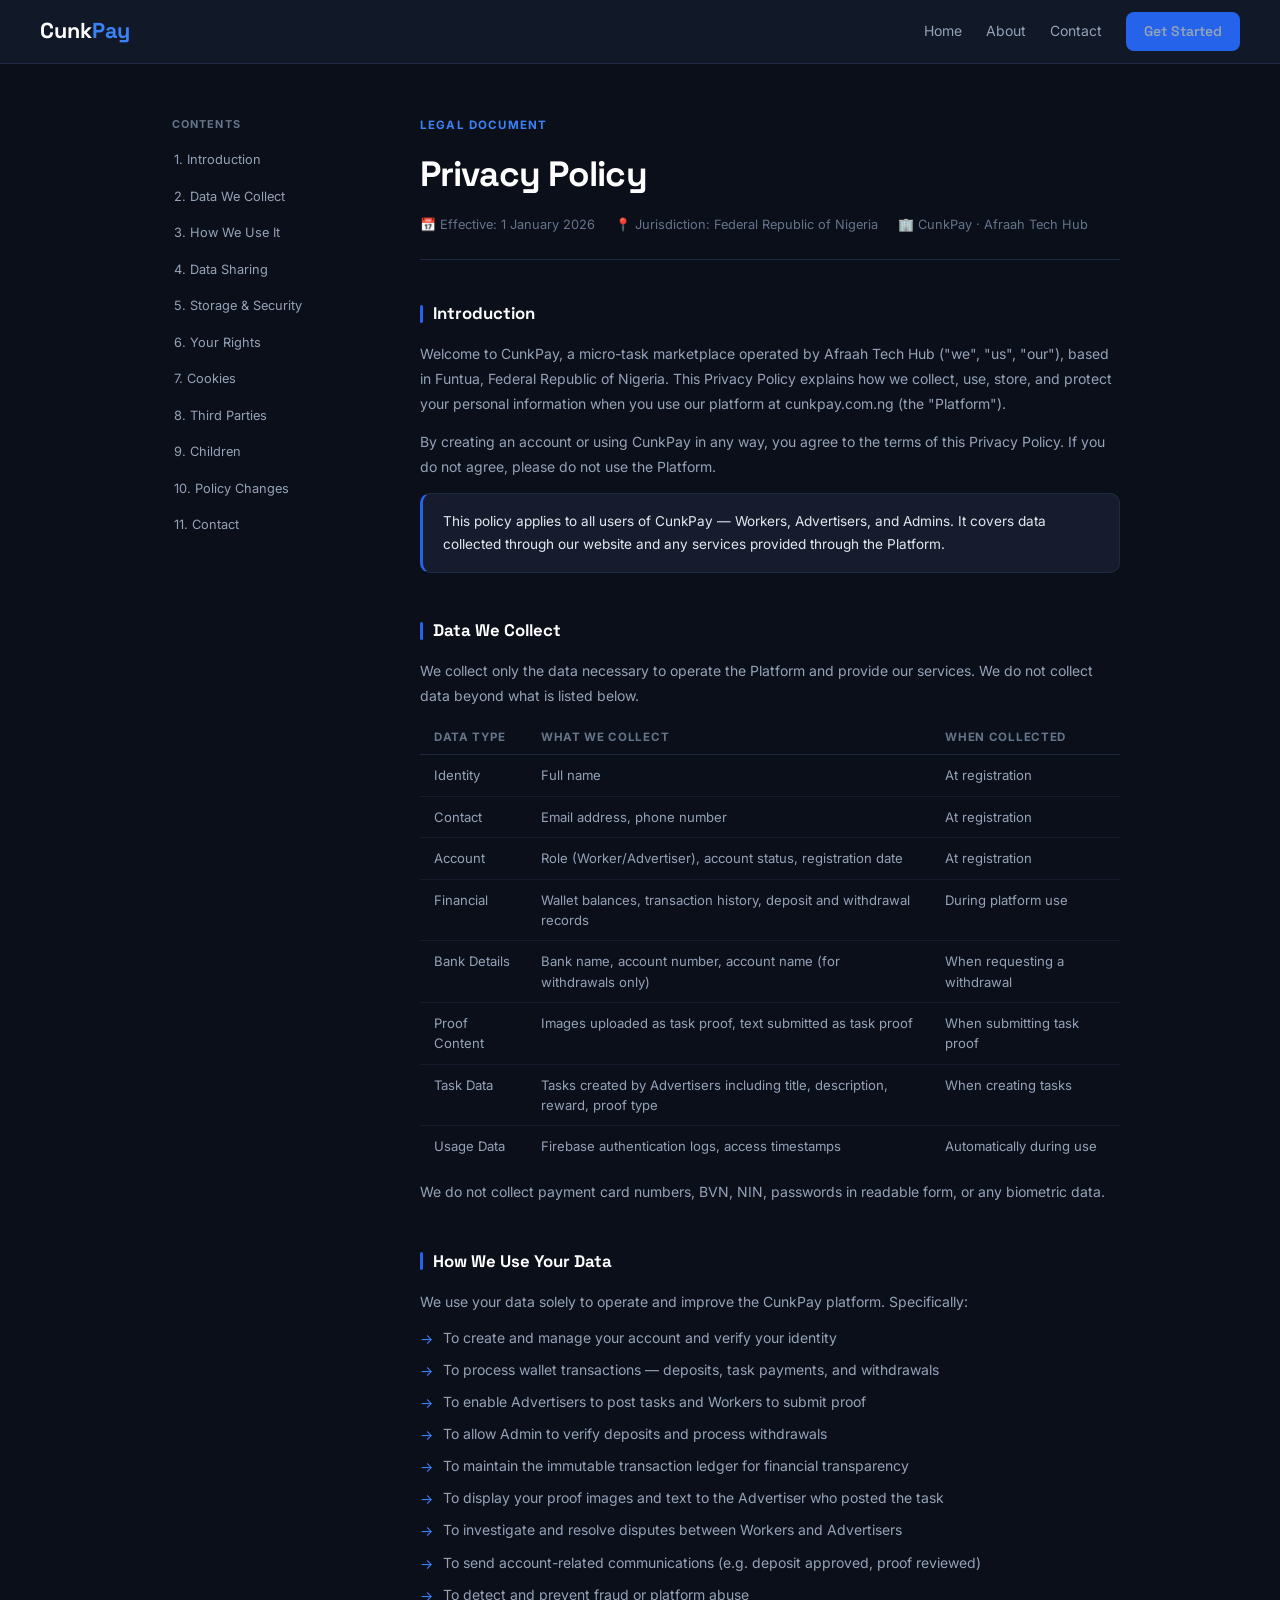
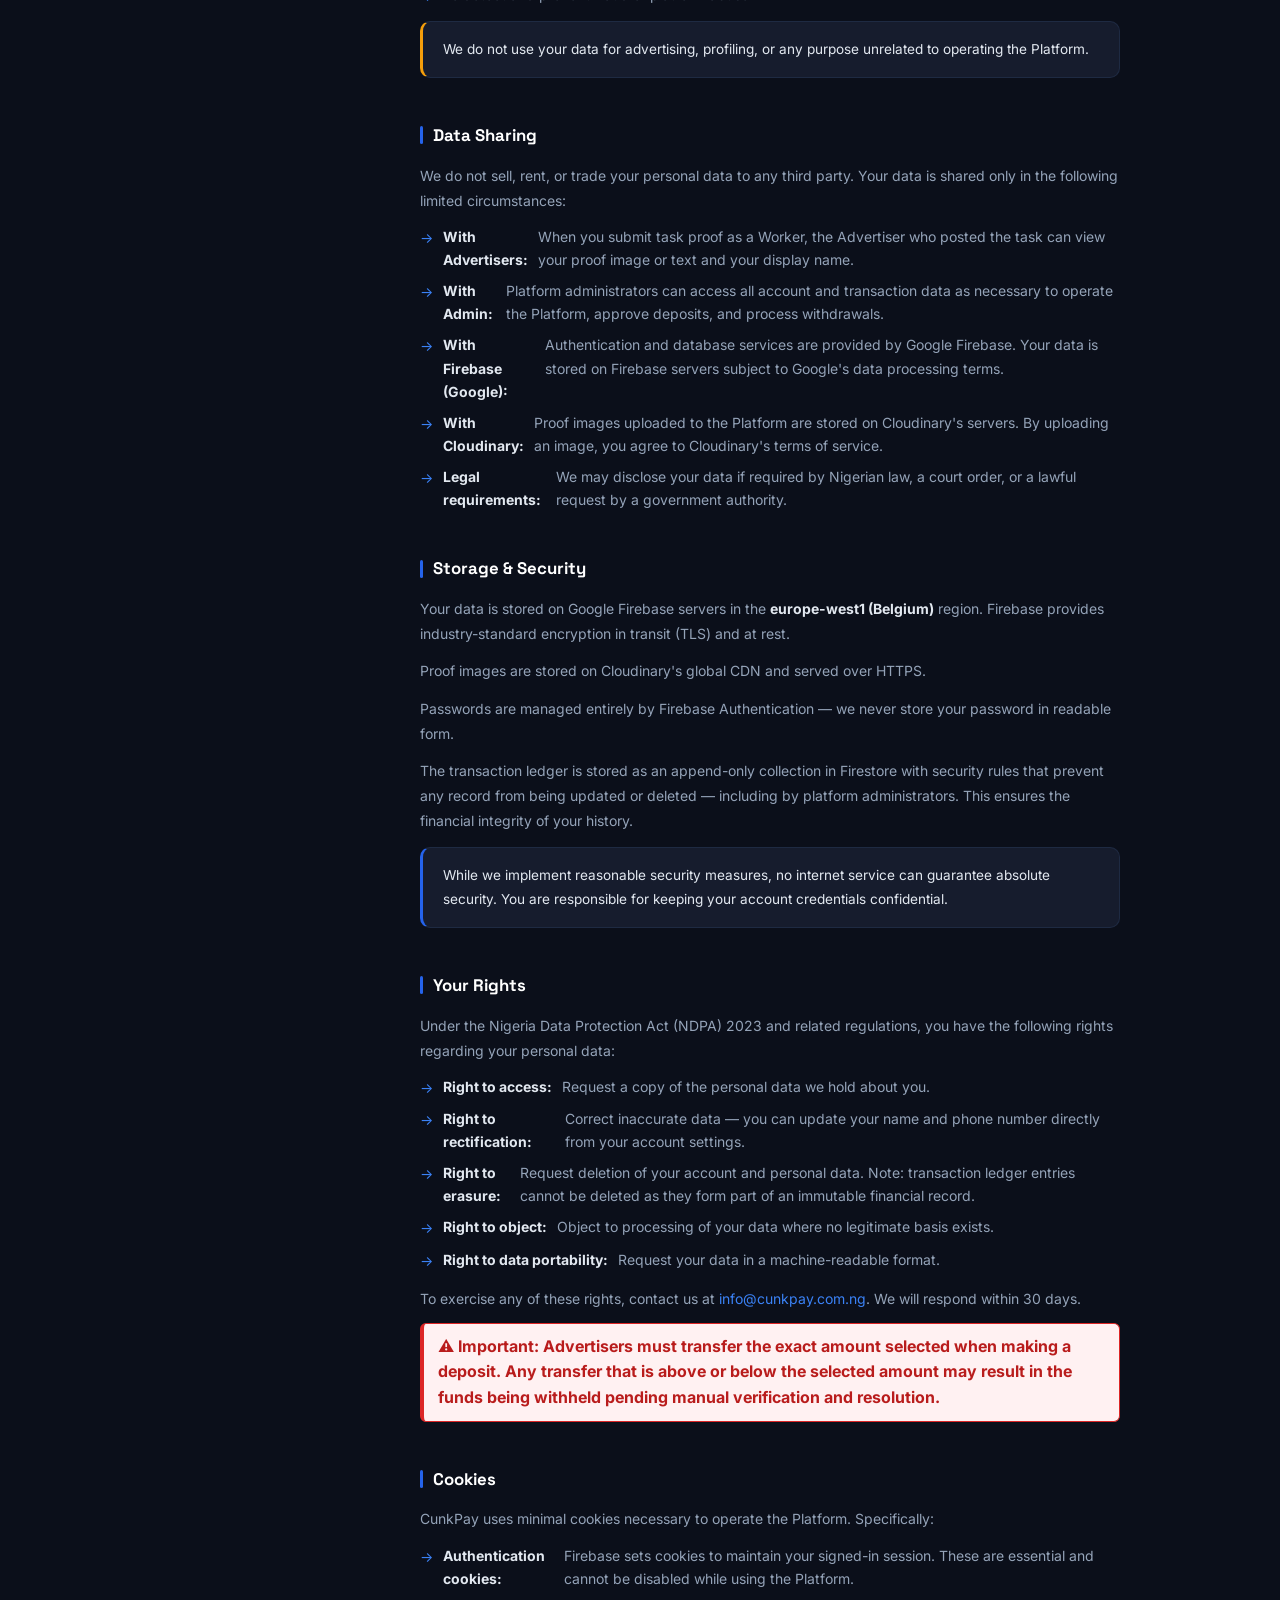
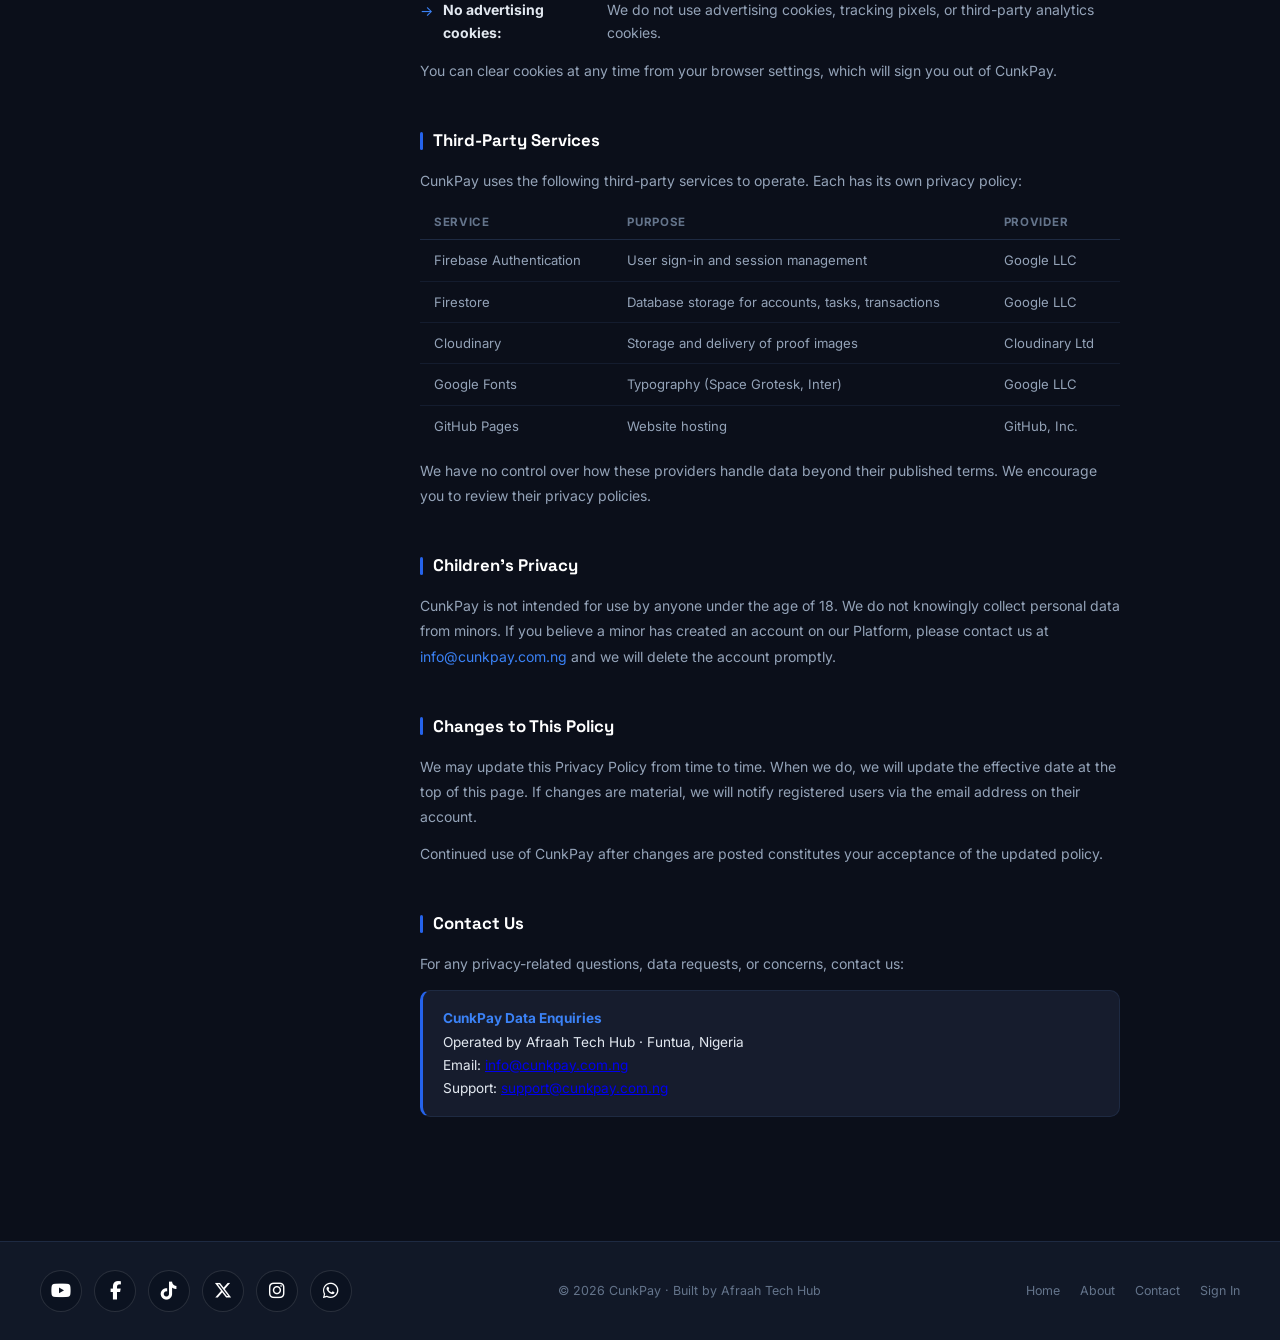
<file: privacy-policy.html>
<head>
<meta charset="UTF-8">
<meta name="viewport" content="width=device-width, initial-scale=1.0">
<title>Privacy Policy — CunkPay</title>
<link rel="icon" type="image/png" href="cunkpay.png">
<meta name="description" content="CunkPay's Privacy Policy — how we collect, use, and protect your personal data in accordance with the Nigeria Data Protection Act (NDPA) 2023.">
<meta name="keywords" content="CunkPay privacy policy, data protection Nigeria, NDPA 2023, CunkPay data">
<meta name="robots" content="index, follow">
<meta name="author" content="CunkPay">
<link rel="canonical" href="https://cunkpay.com.ng/privacy-policy.html">
<meta property="og:type" content="website">
<meta property="og:site_name" content="CunkPay">
<meta property="og:title" content="Privacy Policy — CunkPay">
<meta property="og:description" content="How CunkPay collects, uses, and protects your personal data under the Nigeria Data Protection Act 2023.">
<meta property="og:url" content="https://cunkpay.com.ng/privacy-policy.html">
<meta property="og:image" content="https://cunkpay.com.ng/cunkpay.png">
<meta property="og:locale" content="en_NG">
<meta name="twitter:card" content="summary">
<meta name="twitter:title" content="Privacy Policy — CunkPay">
<meta name="twitter:description" content="How CunkPay collects, uses, and protects your personal data.">
<meta name="twitter:image" content="https://cunkpay.com.ng/cunkpay.png">
<!-- Font Awesome Icons -->
<link
  rel="stylesheet"
  href="https://cdnjs.cloudflare.com/ajax/libs/font-awesome/6.5.2/css/all.min.css">
<script type="application/ld+json">
{
  "@context": "https://schema.org",
  "@type": "WebPage",
  "@id": "https://cunkpay.com.ng/privacy-policy.html",
  "url": "https://cunkpay.com.ng/privacy-policy.html",
  "name": "Privacy Policy — CunkPay",
  "description": "CunkPay privacy policy covering data collection, usage, storage, and user rights under Nigerian law.",
  "publisher": {
    "@type": "Organization",
    "name": "CunkPay",
    "url": "https://cunkpay.com.ng"
  },
  "breadcrumb": {
    "@type": "BreadcrumbList",
    "itemListElement": [
      { "@type": "ListItem", "position": 1, "name": "Home", "item": "https://cunkpay.com.ng/" },
      { "@type": "ListItem", "position": 2, "name": "Privacy Policy", "item": "https://cunkpay.com.ng/privacy-policy.html" }
    ]
  }
}
</script>
<link rel="preconnect" href="https://fonts.googleapis.com">
<link rel="preconnect" href="https://fonts.gstatic.com" crossorigin>
<link href="https://fonts.googleapis.com/css2?family=Space+Grotesk:wght@400;500;600;700&family=Inter:wght@400;500;600&display=swap" rel="stylesheet">
<style>
*, *::before, *::after { box-sizing: border-box; margin: 0; padding: 0; }
:root {
  --midnight: #0B0F1A; --navy: #111827; --card: #161C2D; --border: #1E2A42;
  --cobalt: #2563EB; --cobalt-light: #3B82F6; --cobalt-dim: rgba(37,99,235,0.12);
  --amber: #F59E0B; --amber-dim: rgba(245,158,11,0.12);
  --green: #10B981; --green-dim: rgba(16,185,129,0.12);
  --slate: #94A3B8; --muted: #64748B; --white: #FFFFFF; --off-white: #E2E8F0;
}
html { scroll-behavior: smooth; }
body { font-family: 'Inter', sans-serif; background: var(--midnight); color: var(--white); line-height: 1.6; overflow-x: hidden; }
nav { display: flex; align-items: center; justify-content: space-between; padding: 0 40px; height: 64px; background: var(--navy); border-bottom: 1px solid var(--border); }
.nav-logo { font-family: 'Space Grotesk', sans-serif; font-size: 1.35rem; font-weight: 700; color: var(--white); text-decoration: none; }
.nav-logo span { color: var(--cobalt-light); }
.nav-right { display: flex; align-items: center; gap: 24px; }
.nav-right a { color: var(--slate); font-size: 0.875rem; text-decoration: none; transition: color 0.2s; }
.nav-right a:hover { color: var(--white); }
.btn { display: inline-flex; align-items: center; padding: 8px 18px; border-radius: 8px; font-family: 'Space Grotesk', sans-serif; font-size: 0.82rem; font-weight: 600; cursor: pointer; border: none; text-decoration: none; transition: all 0.15s; }
.btn-primary { background: var(--cobalt); color: white; }
.btn-primary:hover { background: var(--cobalt-light); }
.policy-wrap { display: grid; grid-template-columns: 220px 1fr; gap: 40px; max-width: 1040px; margin: 0 auto; padding: 52px 40px 80px; align-items: start; }
.policy-nav { position: sticky; top: 24px; }
.policy-nav-title { font-size: 0.68rem; font-weight: 700; letter-spacing: 0.1em; text-transform: uppercase; color: var(--muted); margin-bottom: 10px; padding: 0 12px; }
.policy-nav-item { display: block; padding: 7px 12px; font-size: 0.8rem; color: var(--slate); text-decoration: none; border-radius: 6px; border-left: 2px solid transparent; margin-bottom: 2px; transition: all 0.15s; }
.policy-nav-item:hover { color: var(--white); background: var(--card); }
.policy-nav-item.active { color: var(--white); border-left-color: var(--cobalt); background: var(--cobalt-dim); }
.policy-content { min-width: 0; }
.policy-header { margin-bottom: 40px; padding-bottom: 24px; border-bottom: 1px solid var(--border); }
.policy-eyebrow { font-size: 0.72rem; font-weight: 700; letter-spacing: 0.1em; text-transform: uppercase; color: var(--cobalt-light); margin-bottom: 12px; }
.policy-title { font-family: 'Space Grotesk', sans-serif; font-size: clamp(1.6rem, 3vw, 2.2rem); font-weight: 700; letter-spacing: -0.025em; margin-bottom: 12px; }
.policy-meta { font-size: 0.8rem; color: var(--muted); display: flex; gap: 20px; flex-wrap: wrap; }
.policy-meta span { display: flex; align-items: center; gap: 5px; }
.policy-section { margin-bottom: 44px; scroll-margin-top: 24px; }
.policy-section-title { font-family: 'Space Grotesk', sans-serif; font-size: 1.05rem; font-weight: 700; color: var(--white); margin-bottom: 14px; display: flex; align-items: center; gap: 10px; }
.policy-section-title::before { content: ''; display: block; width: 3px; height: 18px; background: var(--cobalt); border-radius: 2px; }
.policy-p { font-size: 0.875rem; color: var(--slate); line-height: 1.8; margin-bottom: 12px; }
.policy-p:last-child { margin-bottom: 0; }
.policy-p a { color: var(--cobalt-light); text-decoration: none; }
.policy-p a:hover { text-decoration: underline; }
.policy-list { list-style: none; margin: 10px 0 14px; display: flex; flex-direction: column; gap: 8px; }
.policy-list li { font-size: 0.875rem; color: var(--slate); display: flex; align-items: flex-start; gap: 10px; line-height: 1.65; }
.policy-list li::before { content: '→'; color: var(--cobalt-light); flex-shrink: 0; margin-top: 1px; }
.policy-table { width: 100%; border-collapse: collapse; margin: 12px 0; font-size: 0.82rem; }
.policy-table th { font-size: 0.72rem; font-weight: 700; letter-spacing: 0.06em; text-transform: uppercase; color: var(--muted); padding: 10px 14px; text-align: left; border-bottom: 1px solid var(--border); background: var(--midnight); }
.policy-table td { padding: 10px 14px; color: var(--slate); border-bottom: 1px solid rgba(30,42,66,0.5); line-height: 1.55; vertical-align: top; }
.policy-table tr:last-child td { border-bottom: none; }
.highlight-box { background: var(--card); border: 1px solid var(--border); border-radius: 10px; padding: 16px 20px; margin: 14px 0; font-size: 0.85rem; color: var(--off-white); line-height: 1.7; }
.highlight-box.info { border-left: 3px solid var(--cobalt); }
.highlight-box.warning { border-left: 3px solid var(--amber); }
footer { background: var(--navy); border-top: 1px solid var(--border); padding: 28px 40px; display: flex; justify-content: space-between; align-items: center; flex-wrap: wrap; gap: 12px; }
.footer-copy { font-size: 0.78rem; color: var(--muted); }
.footer-links-row { display: flex; gap: 20px; }
.footer-links-row a { font-size: 0.78rem; color: var(--muted); text-decoration: none; transition: color 0.2s; }
.footer-links-row a:hover { color: var(--white); }
@media (max-width: 768px) {
  nav { padding: 0 20px; }
  .nav-right a:not(.btn) { display: none; }
  .policy-wrap { grid-template-columns: 1fr; padding: 32px 20px 60px; }
  .policy-nav { display: none; }
  footer { flex-direction: column; text-align: center; }
}
  .cunkpay-socials {
  display: flex;
  align-items: center;
  gap: 12px;
  flex-wrap: wrap;
}

.cunkpay-socials a {
  width: 42px;
  height: 42px;
  display: flex;
  align-items: center;
  justify-content: center;

  color: #ffffff;
  background: #0b1220;
  border: 1px solid rgba(255, 255, 255, 0.12);
  border-radius: 50%;

  text-decoration: none;
  font-size: 18px;

  transition:
    transform 0.2s ease,
    background 0.2s ease,
    border-color 0.2s ease;
}

.cunkpay-socials a:hover {
  transform: translateY(-3px);
  background: #064e3b;
  border-color: #047857;
}

.cunkpay-socials a:active {
  transform: translateY(-1px);
}

/* Keyboard accessibility */
.cunkpay-socials a:focus-visible {
  outline: 2px solid #f5b942;
  outline-offset: 3px;
}
</style>
</head>

<body>

<nav>
  <a class="nav-logo" href="index.html">Cunk<span>Pay</span></a>
  <div class="nav-right">
    <a href="index.html">Home</a>
    <a href="about.html">About</a>
    <a href="contact.html">Contact</a>
    <a href="auth.html" class="btn btn-primary">Get Started</a>
  </div>
</nav>

<div class="policy-wrap">

  <!-- SIDEBAR NAV -->
  <aside class="policy-nav">
    <div class="policy-nav-title">Contents</div>
    <a class="policy-nav-item active" href="#introduction">1. Introduction</a>
    <a class="policy-nav-item" href="#data-collected">2. Data We Collect</a>
    <a class="policy-nav-item" href="#how-we-use">3. How We Use It</a>
    <a class="policy-nav-item" href="#data-sharing">4. Data Sharing</a>
    <a class="policy-nav-item" href="#data-storage">5. Storage & Security</a>
    <a class="policy-nav-item" href="#your-rights">6. Your Rights</a>
    <a class="policy-nav-item" href="#cookies">7. Cookies</a>
    <a class="policy-nav-item" href="#third-parties">8. Third Parties</a>
    <a class="policy-nav-item" href="#children">9. Children</a>
    <a class="policy-nav-item" href="#changes">10. Policy Changes</a>
    <a class="policy-nav-item" href="#contact">11. Contact</a>
  </aside>

  <!-- CONTENT -->
  <div class="policy-content">
    <div class="policy-header">
      <div class="policy-eyebrow">Legal Document</div>
      <h1 class="policy-title">Privacy Policy</h1>
      <div class="policy-meta">
        <span>📅 Effective: 1 January 2026</span>
        <span>📍 Jurisdiction: Federal Republic of Nigeria</span>
        <span>🏢 CunkPay · Afraah Tech Hub</span>
      </div>
    </div>

    <!-- 1. INTRODUCTION -->
    <div class="policy-section" id="introduction">
      <div class="policy-section-title">Introduction</div>
      <p class="policy-p">Welcome to CunkPay, a micro-task marketplace operated by Afraah Tech Hub ("we", "us", "our"), based in Funtua, Federal Republic of Nigeria. This Privacy Policy explains how we collect, use, store, and protect your personal information when you use our platform at cunkpay.com.ng (the "Platform").</p>
      <p class="policy-p">By creating an account or using CunkPay in any way, you agree to the terms of this Privacy Policy. If you do not agree, please do not use the Platform.</p>
      <div class="highlight-box info">
        This policy applies to all users of CunkPay — Workers, Advertisers, and Admins. It covers data collected through our website and any services provided through the Platform.
      </div>
    </div>

    <!-- 2. DATA COLLECTED -->
    <div class="policy-section" id="data-collected">
      <div class="policy-section-title">Data We Collect</div>
      <p class="policy-p">We collect only the data necessary to operate the Platform and provide our services. We do not collect data beyond what is listed below.</p>
      <table class="policy-table">
        <thead>
          <tr><th>Data Type</th><th>What We Collect</th><th>When Collected</th></tr>
        </thead>
        <tbody>
          <tr><td>Identity</td><td>Full name</td><td>At registration</td></tr>
          <tr><td>Contact</td><td>Email address, phone number</td><td>At registration</td></tr>
          <tr><td>Account</td><td>Role (Worker/Advertiser), account status, registration date</td><td>At registration</td></tr>
          <tr><td>Financial</td><td>Wallet balances, transaction history, deposit and withdrawal records</td><td>During platform use</td></tr>
          <tr><td>Bank Details</td><td>Bank name, account number, account name (for withdrawals only)</td><td>When requesting a withdrawal</td></tr>
          <tr><td>Proof Content</td><td>Images uploaded as task proof, text submitted as task proof</td><td>When submitting task proof</td></tr>
          <tr><td>Task Data</td><td>Tasks created by Advertisers including title, description, reward, proof type</td><td>When creating tasks</td></tr>
          <tr><td>Usage Data</td><td>Firebase authentication logs, access timestamps</td><td>Automatically during use</td></tr>
        </tbody>
      </table>
      <p class="policy-p">We do not collect payment card numbers, BVN, NIN, passwords in readable form, or any biometric data.</p>
    </div>

    <!-- 3. HOW WE USE -->
    <div class="policy-section" id="how-we-use">
      <div class="policy-section-title">How We Use Your Data</div>
      <p class="policy-p">We use your data solely to operate and improve the CunkPay platform. Specifically:</p>
      <ul class="policy-list">
        <li>To create and manage your account and verify your identity</li>
        <li>To process wallet transactions — deposits, task payments, and withdrawals</li>
        <li>To enable Advertisers to post tasks and Workers to submit proof</li>
        <li>To allow Admin to verify deposits and process withdrawals</li>
        <li>To maintain the immutable transaction ledger for financial transparency</li>
        <li>To display your proof images and text to the Advertiser who posted the task</li>
        <li>To investigate and resolve disputes between Workers and Advertisers</li>
        <li>To send account-related communications (e.g. deposit approved, proof reviewed)</li>
        <li>To detect and prevent fraud or platform abuse</li>
      </ul>
      <div class="highlight-box warning">
        We do not use your data for advertising, profiling, or any purpose unrelated to operating the Platform.
      </div>
    </div>

    <!-- 4. DATA SHARING -->
    <div class="policy-section" id="data-sharing">
      <div class="policy-section-title">Data Sharing</div>
      <p class="policy-p">We do not sell, rent, or trade your personal data to any third party. Your data is shared only in the following limited circumstances:</p>
      <ul class="policy-list">
        <li><strong style="color:var(--off-white)">With Advertisers:</strong> When you submit task proof as a Worker, the Advertiser who posted the task can view your proof image or text and your display name.</li>
        <li><strong style="color:var(--off-white)">With Admin:</strong> Platform administrators can access all account and transaction data as necessary to operate the Platform, approve deposits, and process withdrawals.</li>
        <li><strong style="color:var(--off-white)">With Firebase (Google):</strong> Authentication and database services are provided by Google Firebase. Your data is stored on Firebase servers subject to Google's data processing terms.</li>
        <li><strong style="color:var(--off-white)">With Cloudinary:</strong> Proof images uploaded to the Platform are stored on Cloudinary's servers. By uploading an image, you agree to Cloudinary's terms of service.</li>
        <li><strong style="color:var(--off-white)">Legal requirements:</strong> We may disclose your data if required by Nigerian law, a court order, or a lawful request by a government authority.</li>
      </ul>
    </div>

    <!-- 5. STORAGE & SECURITY -->
    <div class="policy-section" id="data-storage">
      <div class="policy-section-title">Storage & Security</div>
      <p class="policy-p">Your data is stored on Google Firebase servers in the <strong style="color:var(--off-white)">europe-west1 (Belgium)</strong> region. Firebase provides industry-standard encryption in transit (TLS) and at rest.</p>
      <p class="policy-p">Proof images are stored on Cloudinary's global CDN and served over HTTPS.</p>
      <p class="policy-p">Passwords are managed entirely by Firebase Authentication — we never store your password in readable form.</p>
      <p class="policy-p">The transaction ledger is stored as an append-only collection in Firestore with security rules that prevent any record from being updated or deleted — including by platform administrators. This ensures the financial integrity of your history.</p>
      <div class="highlight-box info">
        While we implement reasonable security measures, no internet service can guarantee absolute security. You are responsible for keeping your account credentials confidential.
      </div>
    </div>

    <!-- 6. YOUR RIGHTS -->
    <div class="policy-section" id="your-rights">
      <div class="policy-section-title">Your Rights</div>
      <p class="policy-p">Under the Nigeria Data Protection Act (NDPA) 2023 and related regulations, you have the following rights regarding your personal data:</p>
      <ul class="policy-list">
        <li><strong style="color:var(--off-white)">Right to access:</strong> Request a copy of the personal data we hold about you.</li>
        <li><strong style="color:var(--off-white)">Right to rectification:</strong> Correct inaccurate data — you can update your name and phone number directly from your account settings.</li>
        <li><strong style="color:var(--off-white)">Right to erasure:</strong> Request deletion of your account and personal data. Note: transaction ledger entries cannot be deleted as they form part of an immutable financial record.</li>
        <li><strong style="color:var(--off-white)">Right to object:</strong> Object to processing of your data where no legitimate basis exists.</li>
        <li><strong style="color:var(--off-white)">Right to data portability:</strong> Request your data in a machine-readable format.</li>
      </ul>
      <p class="policy-p">To exercise any of these rights, contact us at <a href="mailto:info@cunkpay.com.ng">info@cunkpay.com.ng</a>. We will respond within 30 days.</p>
      <span style="
  display: inline-block;
  color: #b91c1c;
  background-color: #fff1f2;
  border: 1px solid #dc2626;
  border-left: 4px solid #dc2626;
  padding: 10px 14px;
  border-radius: 6px;
  font-weight: 700;
  line-height: 1.6;
">
  ⚠️ <strong>Important:</strong> Advertisers must transfer the exact amount selected when making a deposit. Any transfer that is above or below the selected amount may result in the funds being withheld pending manual verification and resolution.
      </span>
    </div>

    <!-- 7. COOKIES -->
    <div class="policy-section" id="cookies">
      <div class="policy-section-title">Cookies</div>
      <p class="policy-p">CunkPay uses minimal cookies necessary to operate the Platform. Specifically:</p>
      <ul class="policy-list">
        <li><strong style="color:var(--off-white)">Authentication cookies:</strong> Firebase sets cookies to maintain your signed-in session. These are essential and cannot be disabled while using the Platform.</li>
        <li><strong style="color:var(--off-white)">No advertising cookies:</strong> We do not use advertising cookies, tracking pixels, or third-party analytics cookies.</li>
      </ul>
      <p class="policy-p">You can clear cookies at any time from your browser settings, which will sign you out of CunkPay.</p>
    </div>

    <!-- 8. THIRD PARTIES -->
    <div class="policy-section" id="third-parties">
      <div class="policy-section-title">Third-Party Services</div>
      <p class="policy-p">CunkPay uses the following third-party services to operate. Each has its own privacy policy:</p>
      <table class="policy-table">
        <thead><tr><th>Service</th><th>Purpose</th><th>Provider</th></tr></thead>
        <tbody>
          <tr><td>Firebase Authentication</td><td>User sign-in and session management</td><td>Google LLC</td></tr>
          <tr><td>Firestore</td><td>Database storage for accounts, tasks, transactions</td><td>Google LLC</td></tr>
          <tr><td>Cloudinary</td><td>Storage and delivery of proof images</td><td>Cloudinary Ltd</td></tr>
          <tr><td>Google Fonts</td><td>Typography (Space Grotesk, Inter)</td><td>Google LLC</td></tr>
          <tr><td>GitHub Pages</td><td>Website hosting</td><td>GitHub, Inc.</td></tr>
        </tbody>
      </table>
      <p class="policy-p">We have no control over how these providers handle data beyond their published terms. We encourage you to review their privacy policies.</p>
    </div>

    <!-- 9. CHILDREN -->
    <div class="policy-section" id="children">
      <div class="policy-section-title">Children's Privacy</div>
      <p class="policy-p">CunkPay is not intended for use by anyone under the age of 18. We do not knowingly collect personal data from minors. If you believe a minor has created an account on our Platform, please contact us at <a href="mailto:info@cunkpay.com.ng">info@cunkpay.com.ng</a> and we will delete the account promptly.</p>
    </div>

    <!-- 10. CHANGES -->
    <div class="policy-section" id="changes">
      <div class="policy-section-title">Changes to This Policy</div>
      <p class="policy-p">We may update this Privacy Policy from time to time. When we do, we will update the effective date at the top of this page. If changes are material, we will notify registered users via the email address on their account.</p>
      <p class="policy-p">Continued use of CunkPay after changes are posted constitutes your acceptance of the updated policy.</p>
    </div>

    <!-- 11. CONTACT -->
    <div class="policy-section" id="contact">
      <div class="policy-section-title">Contact Us</div>
      <p class="policy-p">For any privacy-related questions, data requests, or concerns, contact us:</p>
      <div class="highlight-box info">
        <strong style="color:var(--cobalt-light)">CunkPay Data Enquiries</strong><br>
        Operated by Afraah Tech Hub · Funtua, Nigeria<br>
        Email: <a href="mailto:info@cunkpay.com.ng">info@cunkpay.com.ng</a><br>
        Support: <a href="mailto:support@cunkpay.com.ng">support@cunkpay.com.ng</a>
      </div>
    </div>
  </div>

</div>

<footer>
  <div class="cunkpay-socials">
  <a href="https://youtube.com/@cunkpayng" target="_blank" rel="noopener noreferrer" aria-label="CunkPay on YouTube">
    <i class="fa-brands fa-youtube"></i>
  </a>

  <a href="https://www.facebook.com/profile.php?id=61594360289585" target="_blank" rel="noopener noreferrer" aria-label="CunkPay on Facebook">
    <i class="fa-brands fa-facebook-f"></i>
  </a>

  <a href="https://tiktok.com/@cunkpayng" target="_blank" rel="noopener noreferrer" aria-label="CunkPay on TikTok">
    <i class="fa-brands fa-tiktok"></i>
  </a>

  <a href="https://x.com/cunkpayng" target="_blank" rel="noopener noreferrer" aria-label="CunkPay on X">
    <i class="fa-brands fa-x-twitter"></i>
  </a>

  <a href="https://instagram.com/cunkpayng" target="_blank" rel="noopener noreferrer" aria-label="CunkPay on Instagram">
    <i class="fa-brands fa-instagram"></i>
  </a>

  <a href="https://wa.me/2348032570778" target="_blank" rel="noopener noreferrer" aria-label="Contact CunkPay on WhatsApp">
    <i class="fa-brands fa-whatsapp"></i>
  </a>
  </div>
  
  <div class="footer-copy">© 2026 CunkPay · Built by Afraah Tech Hub</div>
  <div class="footer-links-row">
    <a href="index.html">Home</a>
    <a href="about.html">About</a>
    <a href="contact.html">Contact</a>
    <a href="auth.html">Sign In</a>
  </div>
</footer>

<script>
// Highlight active nav item on scroll
const sections = document.querySelectorAll(".policy-section");
const navItems = document.querySelectorAll(".policy-nav-item");
window.addEventListener("scroll", () => {
  let current = "";
  sections.forEach(s => { if (window.scrollY >= s.offsetTop - 60) current = s.id; });
  navItems.forEach(n => {
    n.classList.toggle("active", n.getAttribute("href") === "#" + current);
  });
});
</script>

</body>
</html>
</file>
